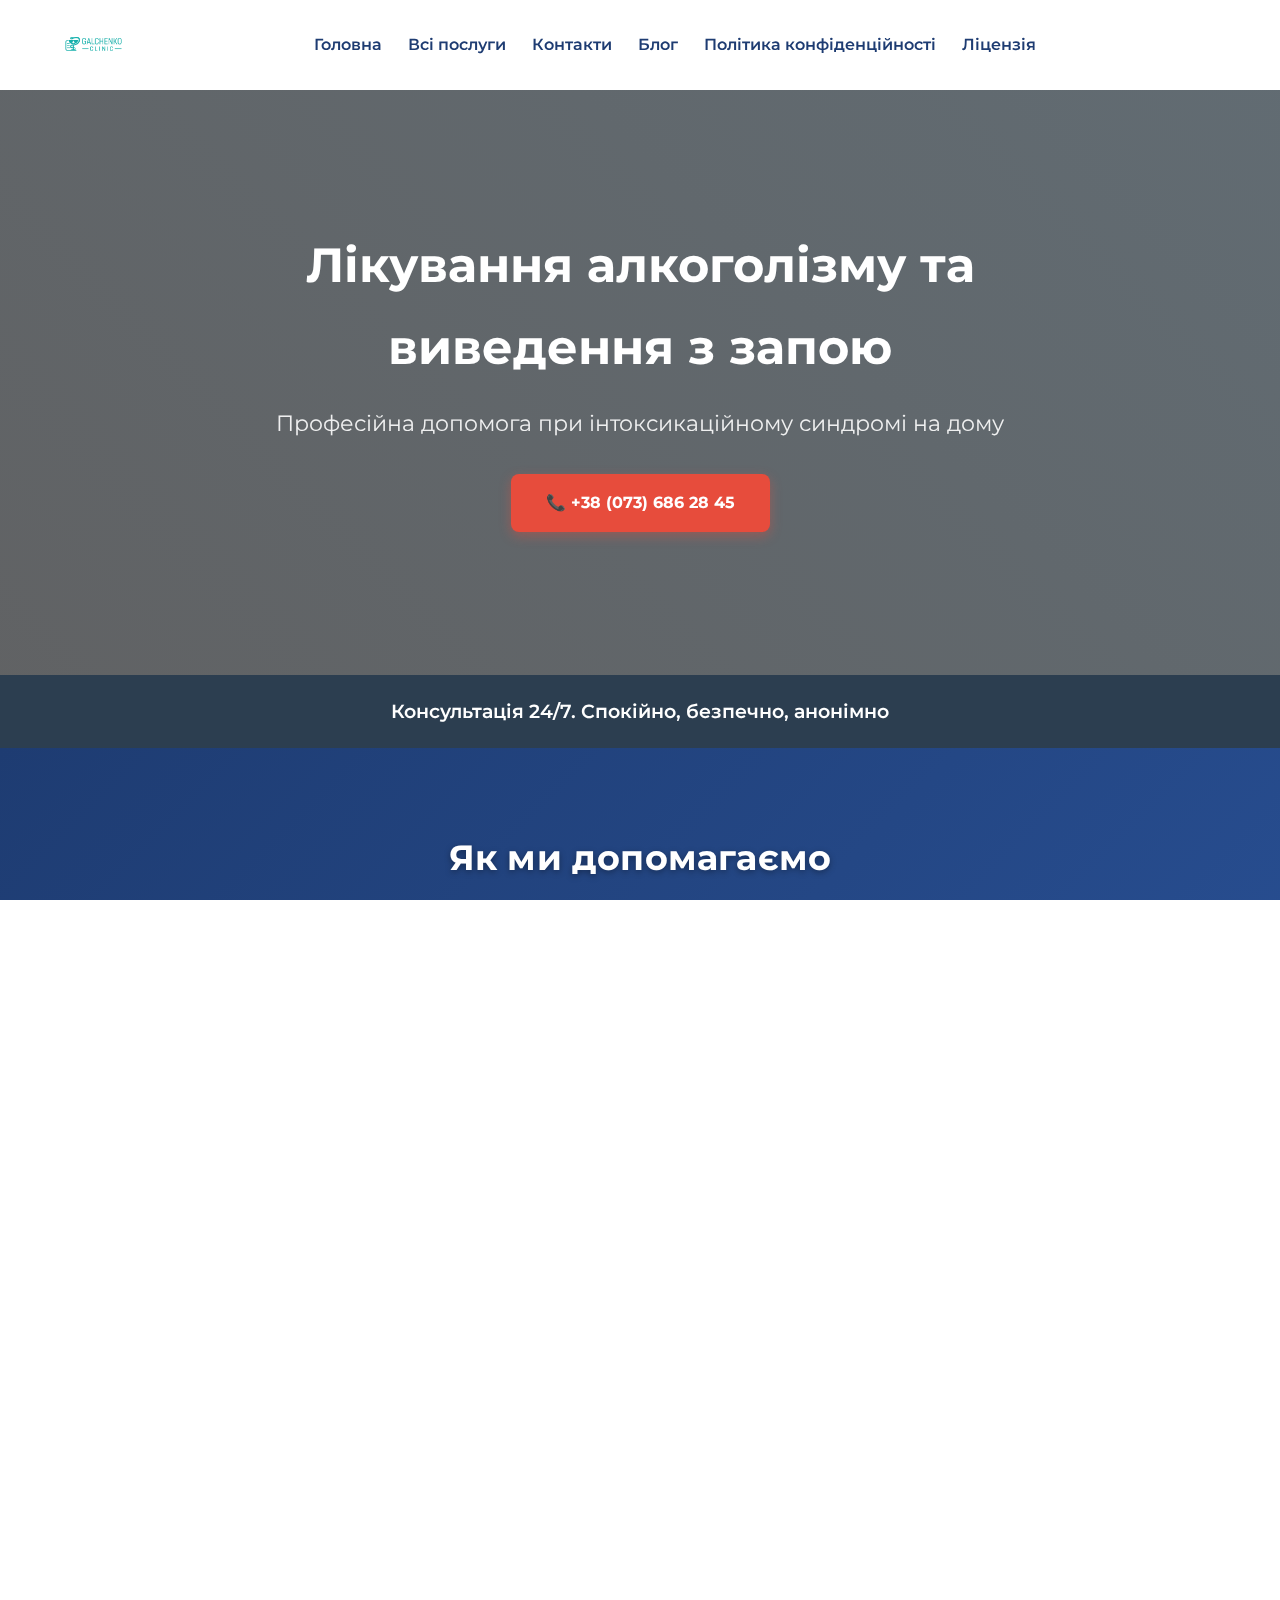
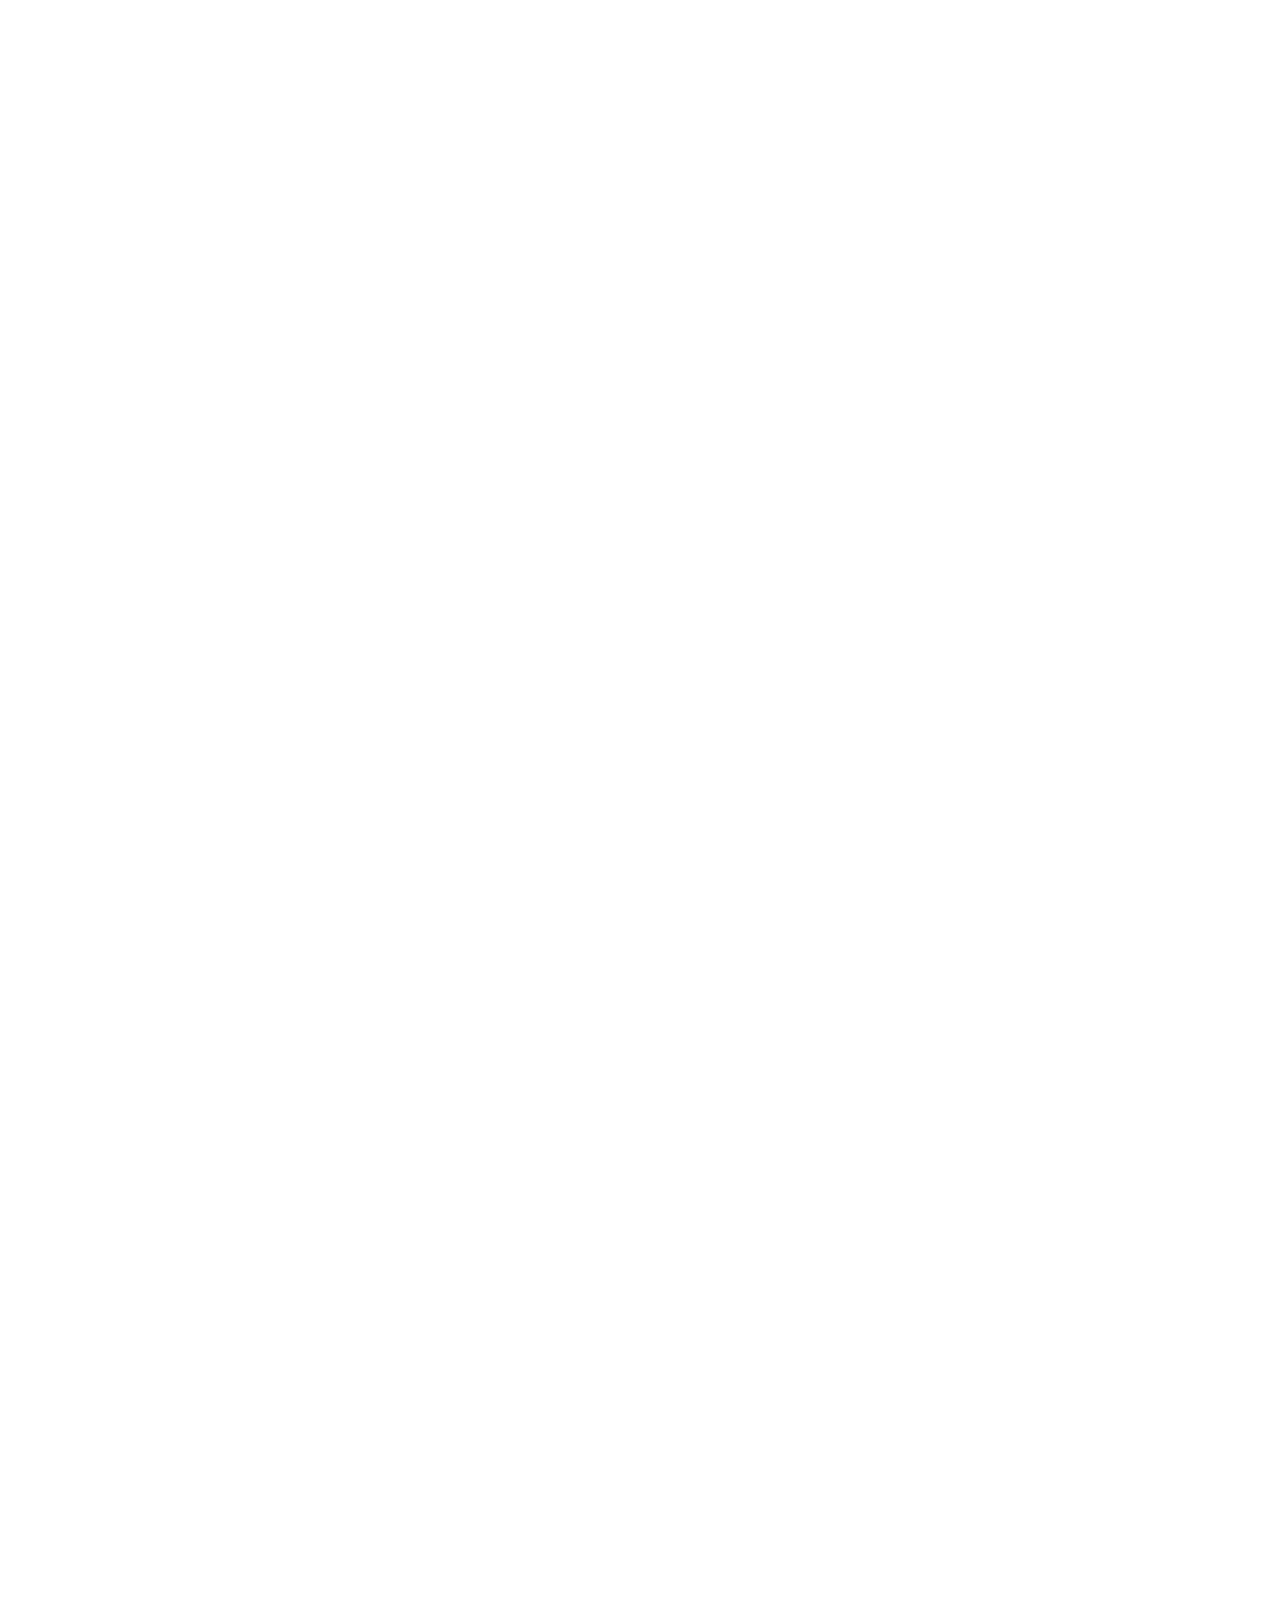
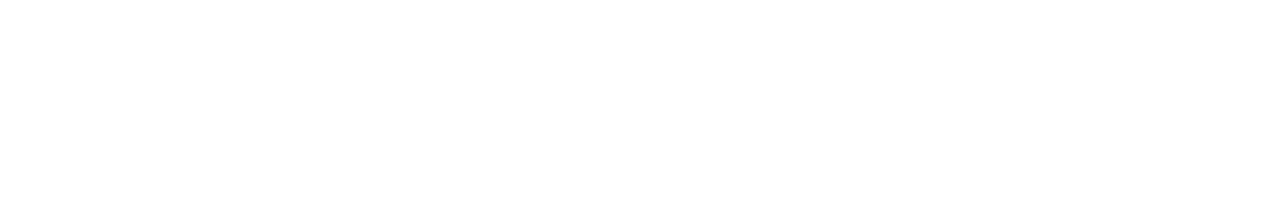
<file: index.html>
<!DOCTYPE html>
<html lang="uk">
<head>
    <meta charset="UTF-8">
    <meta name="viewport" content="width=device-width, initial-scale=1.0">
    <title>Виведення з запою - Допомога на дому</title>

    <!-- СТИЛІ: тільки відносні шляхи -->
    <link rel="stylesheet" href="css/base.css">
    <link rel="stylesheet" href="css/header.css">
    <link rel="stylesheet" href="css/footer.css">
    <link rel="stylesheet" href="css/page-home.css">

    <!-- Шрифти/іконка -->
    <link rel="preconnect" href="https://fonts.googleapis.com">
    <link rel="preconnect" href="https://fonts.gstatic.com" crossorigin>
    <link href="https://fonts.googleapis.com/css2?family=Montserrat:wght@400;600;700&display=swap" rel="stylesheet">
    <link rel="icon" type="image/png" href="images/favicon.png">
</head>
<body>

<!-- Паршіали: тільки відносні шляхи -->
<header data-include="partials/header.html"></header>

<section class="hero">
    <div class="hero-content">
        <h1>Лікування алкоголізму та виведення з запою</h1>
        <p class="subtitle">Професійна допомога при інтоксикаційному синдромі на дому</p>
        <a href="tel:+380736862845" class="btn btn-call">
            <span class="btn-label-mobile">📞 Терміновий виклик</span>
            <span class="btn-label-desktop">📞 +38 (073) 686 28 45</span>
        </a>
    </div>
</section>

<section class="tagline">
    <p>Консультація 24/7. Спокійно, безпечно, анонімно</p>
</section>

<section class="features">
    <h2 class="section-title">Як ми допомагаємо</h2>
    <div class="features-grid">
        <div class="feature-item">
            <div class="icon">💧</div>
            <h3>Виведення з запою на дому</h3>
            <p>Ефективний метод детоксикації організму для швидкого полегшення симптомів та відновлення сил.</p>
        </div>
        <div class="feature-item">
            <div class="icon">⚕️</div>
            <h3>Кваліфікований лікар</h3>
            <p>Допомогу надає досвідчений лікар-нарколог з усіма необхідними сертифікатами та обладнанням.</p>
        </div>
        <div class="feature-item">
            <div class="icon">🔒</div>
            <h3>Повна анонімність</h3>
            <p>Ми гарантуємо повну конфіденційність. Ваші дані ніколи не будуть передані третім особам.</p>
        </div>
    </div>
</section>

<section class="guarantee">
    <div class="guarantee-content">
        <p>Працюємо з усіма рівнями складності. Гарантія покращення самопочуття. Консультація 24/7.
            <button class="btn btn-pricing" data-pricing-btn>💰 Дізнатися ціни</button>
        </p>
    </div>
</section>

<section class="services-section">
    <h2 class="section-title">Основні напрямки лікування</h2>
    <div class="services-grid">
        <div class="service-card">
            <h3>Лікування алкоголізму</h3>
            <p>Комплексний підхід до подолання залежності.</p>
        </div>
        <div class="service-card">
            <h3>Кодування / Блокади</h3>
            <p>Медикаментозні методи для утримання від вживання.</p>
        </div>
        <div class="service-card">
            <h3>Лікування на дому</h3>
            <p>Зручний та анонімний формат отримання допомоги.</p>
        </div>
        <div class="service-card">
            <h3>Лікування психічних розладів</h3>
            <p>Допомога при депресії, тривожності, панічних атаках.</p>
        </div>
        <div class="service-card">
            <h3>Лікування наркоманії</h3>
            <p>Професійна детоксикація та підтримка.</p>
        </div>
        <div class="service-card">
            <h3>Лікування в умовах стаціонару</h3>
            <p>Лікування в умовах стаціонару.</p>
        </div>
    </div>
</section>

<section class="location-section">
    <h2 class="section-title">Як нас знайти</h2>
    <div class="location-container">
        <div class="map-container">
            <iframe src="https://www.google.com/maps/embed?pb=!1m18!1m12!1m3!1d2542.0908681112223!2d30.456711500000008!3d50.4207786!2m3!1f0!2f0!3f0!3m2!1i1024!2i768!4f13.1!3m3!1m2!1s0x40d4ceb43cbaf865%3A0xb14361101b66f19c!2z0YPQuy4g0KHQstGP0YLQvtGB0LvQsNCy0LAg0KXRgNCw0LHRgNC-0LPQviwgMiwg0JrQuNC10LIsIDAyMDAw!5e0!3m2!1sru!2sua!4v1753007614389!5m2!1sru!2sua"
                    width="600" height="450" style="border:0;" allowfullscreen="" loading="lazy"
                    referrerpolicy="no-referrer-when-downgrade"></iframe>
        </div>
        <div class="address-details">
            <h3>Наша адреса</h3>
            <p><strong>Юридична адреса:</strong></p>
            <p>вул. Святослава Хороброго 2,</p>
            <p>м. Київ, Україна</p>
            <p><strong>Прийом пацієнтів ведеться за попереднім записом. Будь ласка, телефонуйте для узгодження часу візиту.</strong></p>
        </div>
    </div>
</section>

<!-- Футер-паршіал -->
<footer data-include="partials/footer.html"></footer>

<!-- Підвантаження паршіалів (перед іншим JS!) -->
<script src="js/include-partials.js"></script>
</body>
</html>
</file>
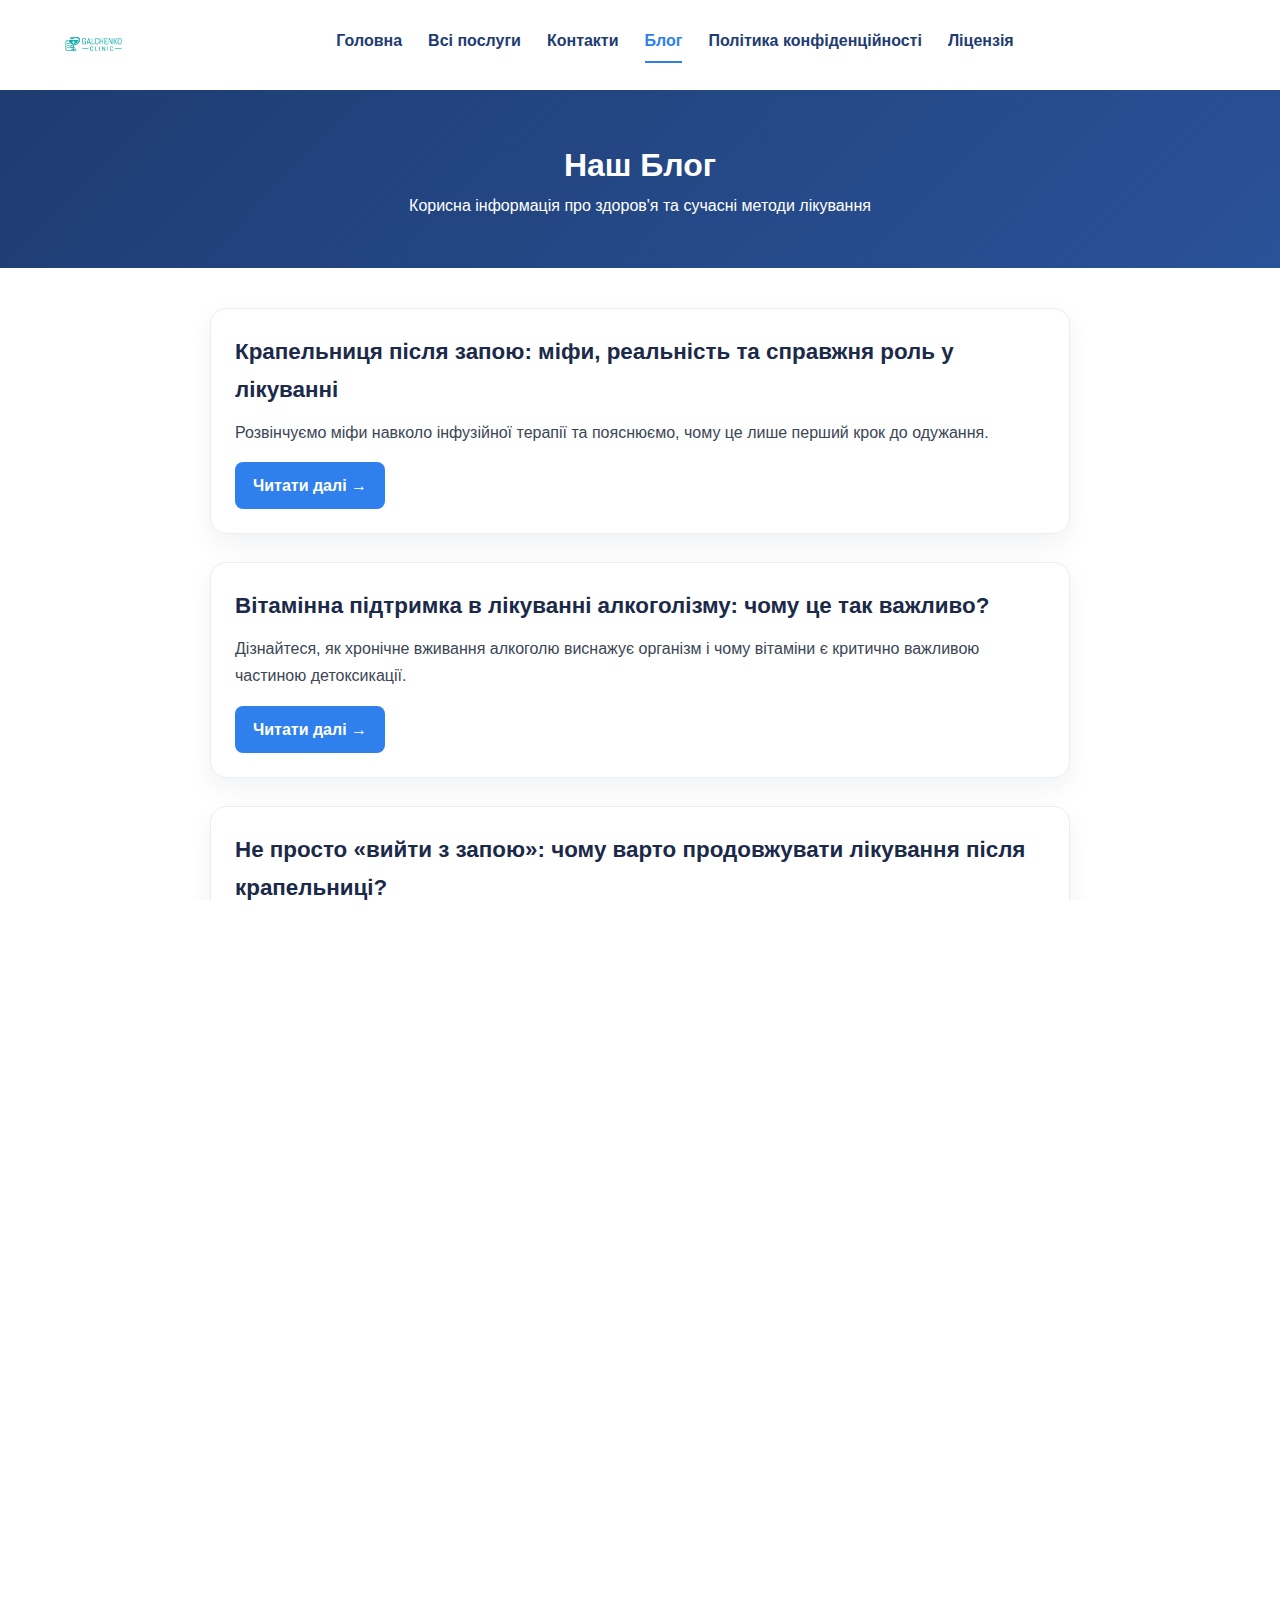
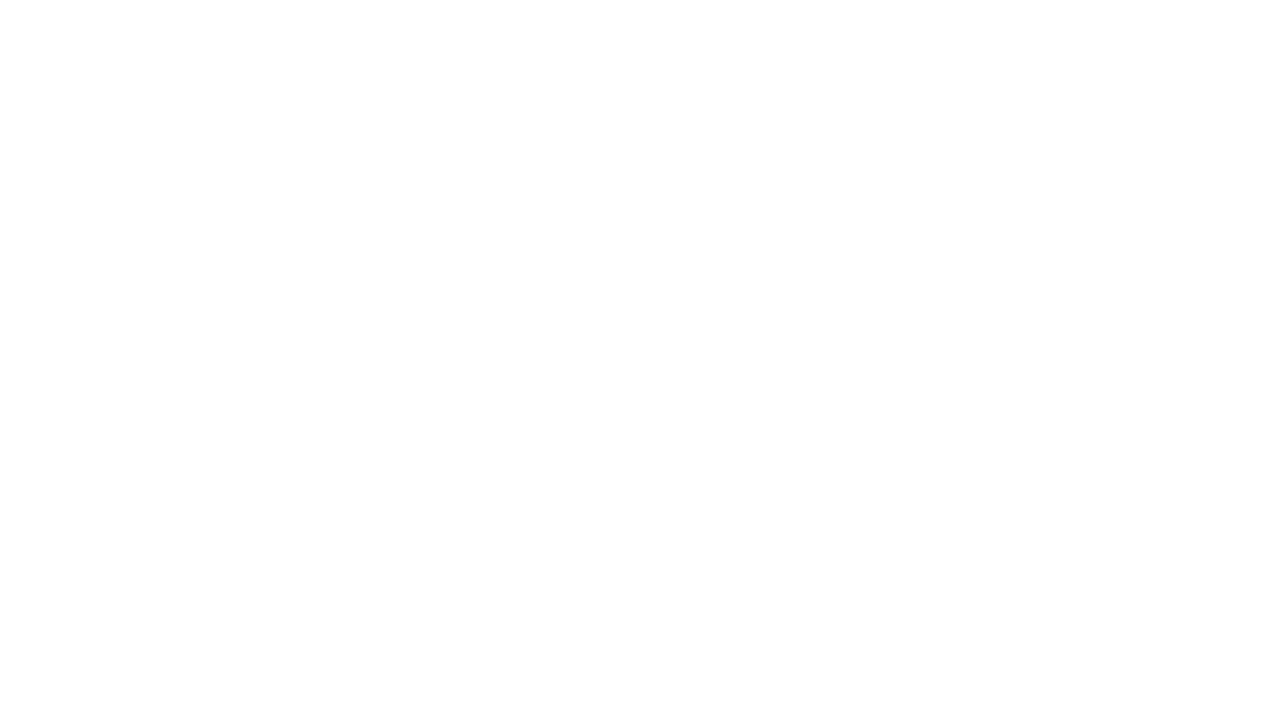
<file: blog.html>
<!DOCTYPE html>
<html lang="uk">
<head>
    <meta charset="UTF-8" />
    <meta name="viewport" content="width=device-width, initial-scale=1.0"/>
    <title>Блог — Galchenko Clinic</title>
    <meta name="description" content="Корисні статті про лікування залежностей, психічне здоров'я та сучасні методи терапії від експертів Galchenko Clinic." />
    <link rel="icon" type="image/png" href="images/favicon.png">
    <link rel="stylesheet" href="css/base.css">
    <link rel="stylesheet" href="css/header.css">
    <link rel="stylesheet" href="css/footer.css">
    <link rel="stylesheet" href="css/custom-blog.css">
</head>
<body>
<header data-include="partials/header.html"></header>

<header class="page-hero blog-hero">
    <div class="wrap">
        <h1>Наш Блог</h1>
        <p>Корисна інформація про здоров'я та сучасні методи лікування</p>
    </div>
</header>

<main class="blog-wrap">
    <div class="blog-grid">
        <article class="blog-card">
            <h2>Крапельниця після запою: міфи, реальність та справжня роль у лікуванні</h2>
            <p>Розвінчуємо міфи навколо інфузійної терапії та пояснюємо, чому це лише перший крок до одужання.</p>
            <a href="/blog/krapelnytsia-pislia-zapoiu.html" class="btn-read-more">Читати далі →</a>
        </article>
        <article class="blog-card">
            <h2>Вітамінна підтримка в лікуванні алкоголізму: чому це так важливо?</h2>
            <p>Дізнайтеся, як хронічне вживання алкоголю виснажує організм і чому вітаміни є критично важливою частиною детоксикації.</p>
            <a href="/blog/vitaminna-pidtrymka.html" class="btn-read-more">Читати далі →</a>
        </article>
        <article class="blog-card">
            <h2>Не просто «вийти з запою»: чому варто продовжувати лікування після крапельниці?</h2>
            <p>Крапельниця — це лише старт. Пояснюємо, чому для повного одужання необхідна комплексна робота з мотивацією та психологічна підтримка.</p>
            <a href="/blog/prodovzhuvaty-likuvannia-pislia-krapelnytsi.html" class="btn-read-more">Читати далі →</a>
        </article>
        <article class="blog-card">
            <h2>Кодування та підшивка: що це, як працює і кому підходить?</h2>
            <p>Розбираємося в методах медикаментозної блокади, їх перевагах, ризиках та ролі в комплексному лікуванні алкоголізму.</p>
            <a href="/blog/koduvannia-ta-pidshyvka.html" class="btn-read-more">Читати далі →</a>
        </article>
        <article class="blog-card">
            <h2>Коли потрібна госпіталізація? Кому варто розглянути стаціонарне лікування?</h2>
            <p>Аналізуємо ситуації, коли домашнього лікування недостатньо і стаціонар стає єдиним безпечним рішенням.</p>
            <a href="/blog/koly-potribna-hospitalizatsiia.html" class="btn-read-more">Читати далі →</a>
        </article>
        <article class="blog-card">
            <h2>Як розпізнати перші ознаки депресії та тривоги у себе або близьких?</h2>
            <p>Вчимося розпізнавати "червоні прапорці" психічних розладів, щоб вчасно звернутися за професійною допомогою.</p>
            <a href="/blog/oznaky-depresii-ta-tryvohy.html" class="btn-read-more">Читати далі →</a>
        </article>
    </div>
</main>

<footer data-include="partials/footer.html"></footer>
<script src="js/include-partials.js"></script>
</body>
</html>
</file>
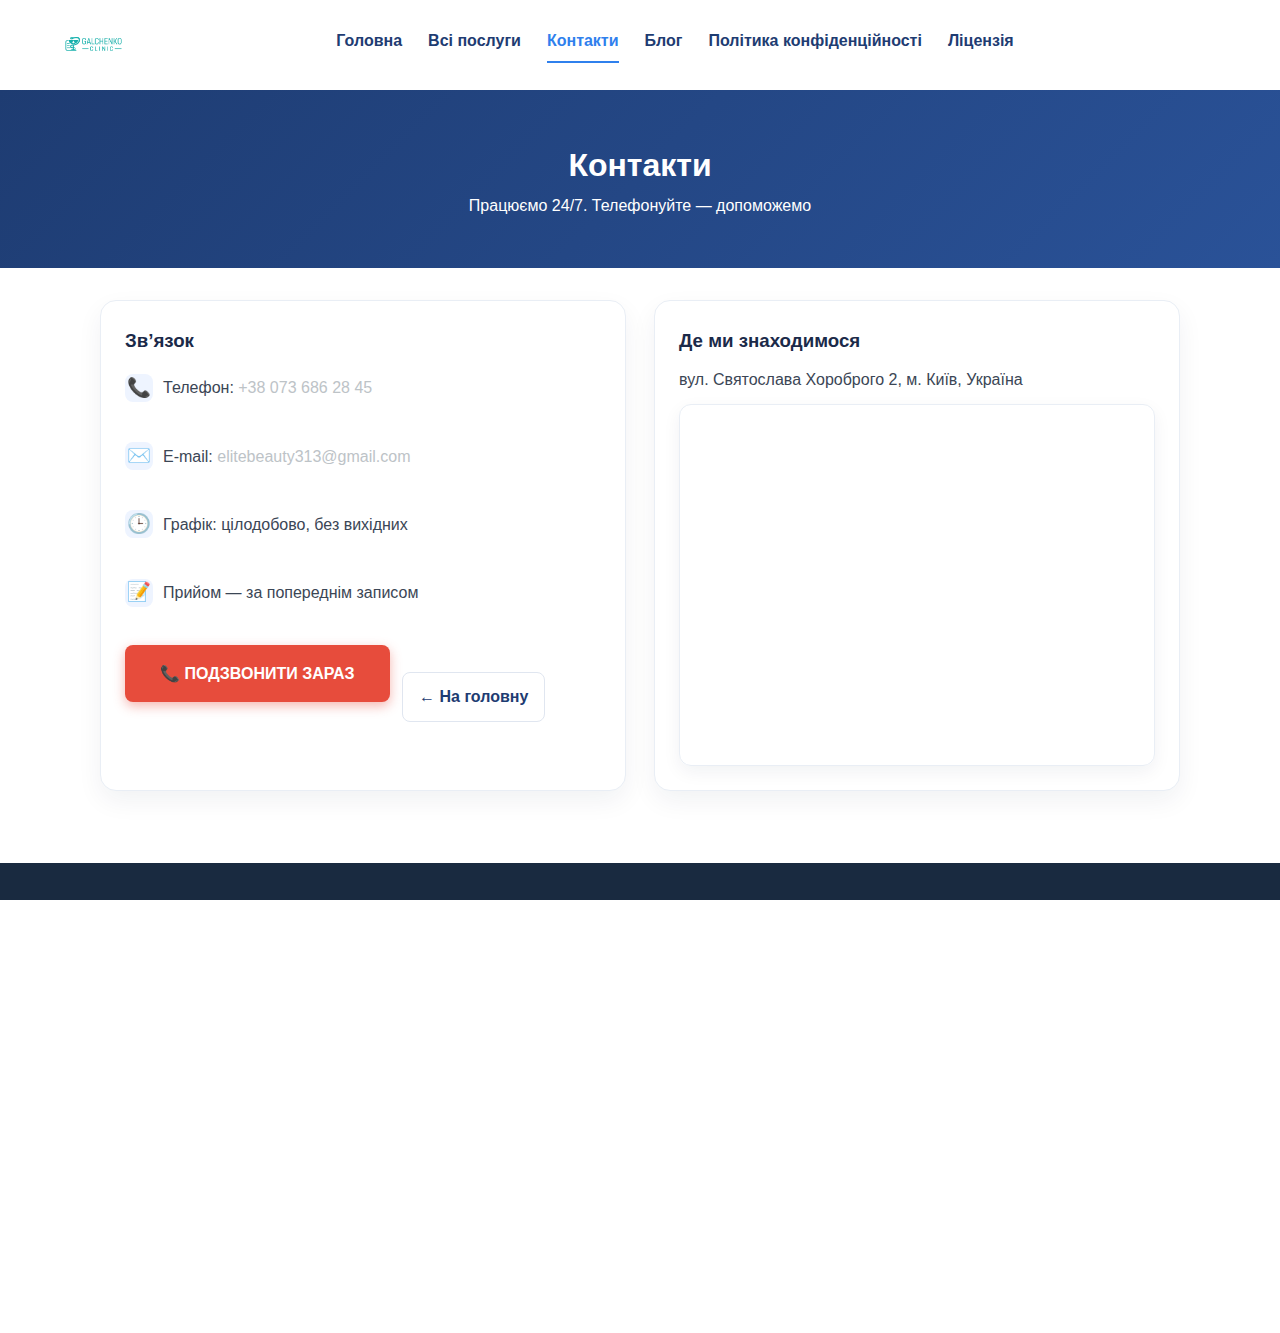
<file: contacts.html>
<!DOCTYPE html>
<html lang="uk">
<head>
    <meta charset="UTF-8">
    <meta name="viewport" content="width=device-width, initial-scale=1.0">
    <title>Контакти — Galchenko Clinic</title>

    <link rel="icon" type="image/png" href="images/favicon.png">

    <!-- базові стилі + стилі сторінки -->
    <link rel="stylesheet" href="css/base.css">
    <link rel="stylesheet" href="css/header.css">
    <link rel="stylesheet" href="css/footer.css">
    <link rel="stylesheet" href="css/page-contacts.css">
</head>
<body>

<!-- хедер-паршіал -->
<header data-include="partials/header.html"></header>

<!-- hero -->
<header class="page-hero contacts-hero">
    <div class="wrap">
        <h1>Контакти</h1>
        <p>Працюємо 24/7. Телефонуйте — допоможемо</p>
    </div>
</header>

<main class="contacts-wrap">
    <section class="card">
        <h3>Зв’язок</h3>

        <div class="contact-list">
            <div class="contact-item">
                <span class="ci">📞</span>
                <p>Телефон: <a href="tel:+380736862845">+38 073 686 28 45</a></p>
            </div>
            <div class="contact-item">
                <span class="ci">✉️</span>
                <p>E-mail: <a href="mailto:elitebeauty313@gmail.com">elitebeauty313@gmail.com</a></p>
            </div>
            <div class="contact-item">
                <span class="ci">🕒</span>
                <p>Графік: цілодобово, без вихідних</p>
            </div>
            <div class="contact-item">
                <span class="ci">📝</span>
                <p>Прийом — за попереднім записом</p>
            </div>
        </div>

        <p style="margin-top:16px;">
            <a class="btn btn-call btn-call--small" href="tel:+380736862845">📞 Подзвонити зараз</a>
            <a class="btn-ghost" href="index.html" style="margin-left:8px;">← На головну</a>
        </p>
    </section>

    <section class="card map">
        <h3>Де ми знаходимося</h3>
        <p>вул. Святослава Хороброго 2, м. Київ, Україна</p>
        <div class="map-frame">
            <iframe
                    src="https://www.google.com/maps/embed?pb=!1m18!1m12!1m3!1d2542.0908681112223!2d30.456711500000008!3d50.4207786!2m3!1f0!2f0!3f0!3m2!1i1024!2i768!4f13.1!3m3!1m2!1s0x40d4ceb43cbaf865%3A0xb14361101b66f19c!2z0YPQuy4g0KHQstGP0YLQvtGB0LvQsNCy0LAg0KXRgNCw0LHRgNC-0LPQviwgMiwg0JrQuNC10LIsIDAyMDAw!5e0!3m2!1sru!2sua!4v1753007614389!5m2!1sru!2sua"
                    loading="lazy" referrerpolicy="no-referrer-when-downgrade" allowfullscreen>
            </iframe>
        </div>
    </section>
</main>

<!-- футер-паршіал -->
<footer data-include="partials/footer.html"></footer>
<!-- Підвантаження паршіалів (перед іншим JS!) -->
<script src="js/include-partials.js"></script>
</body>
</html>
</file>
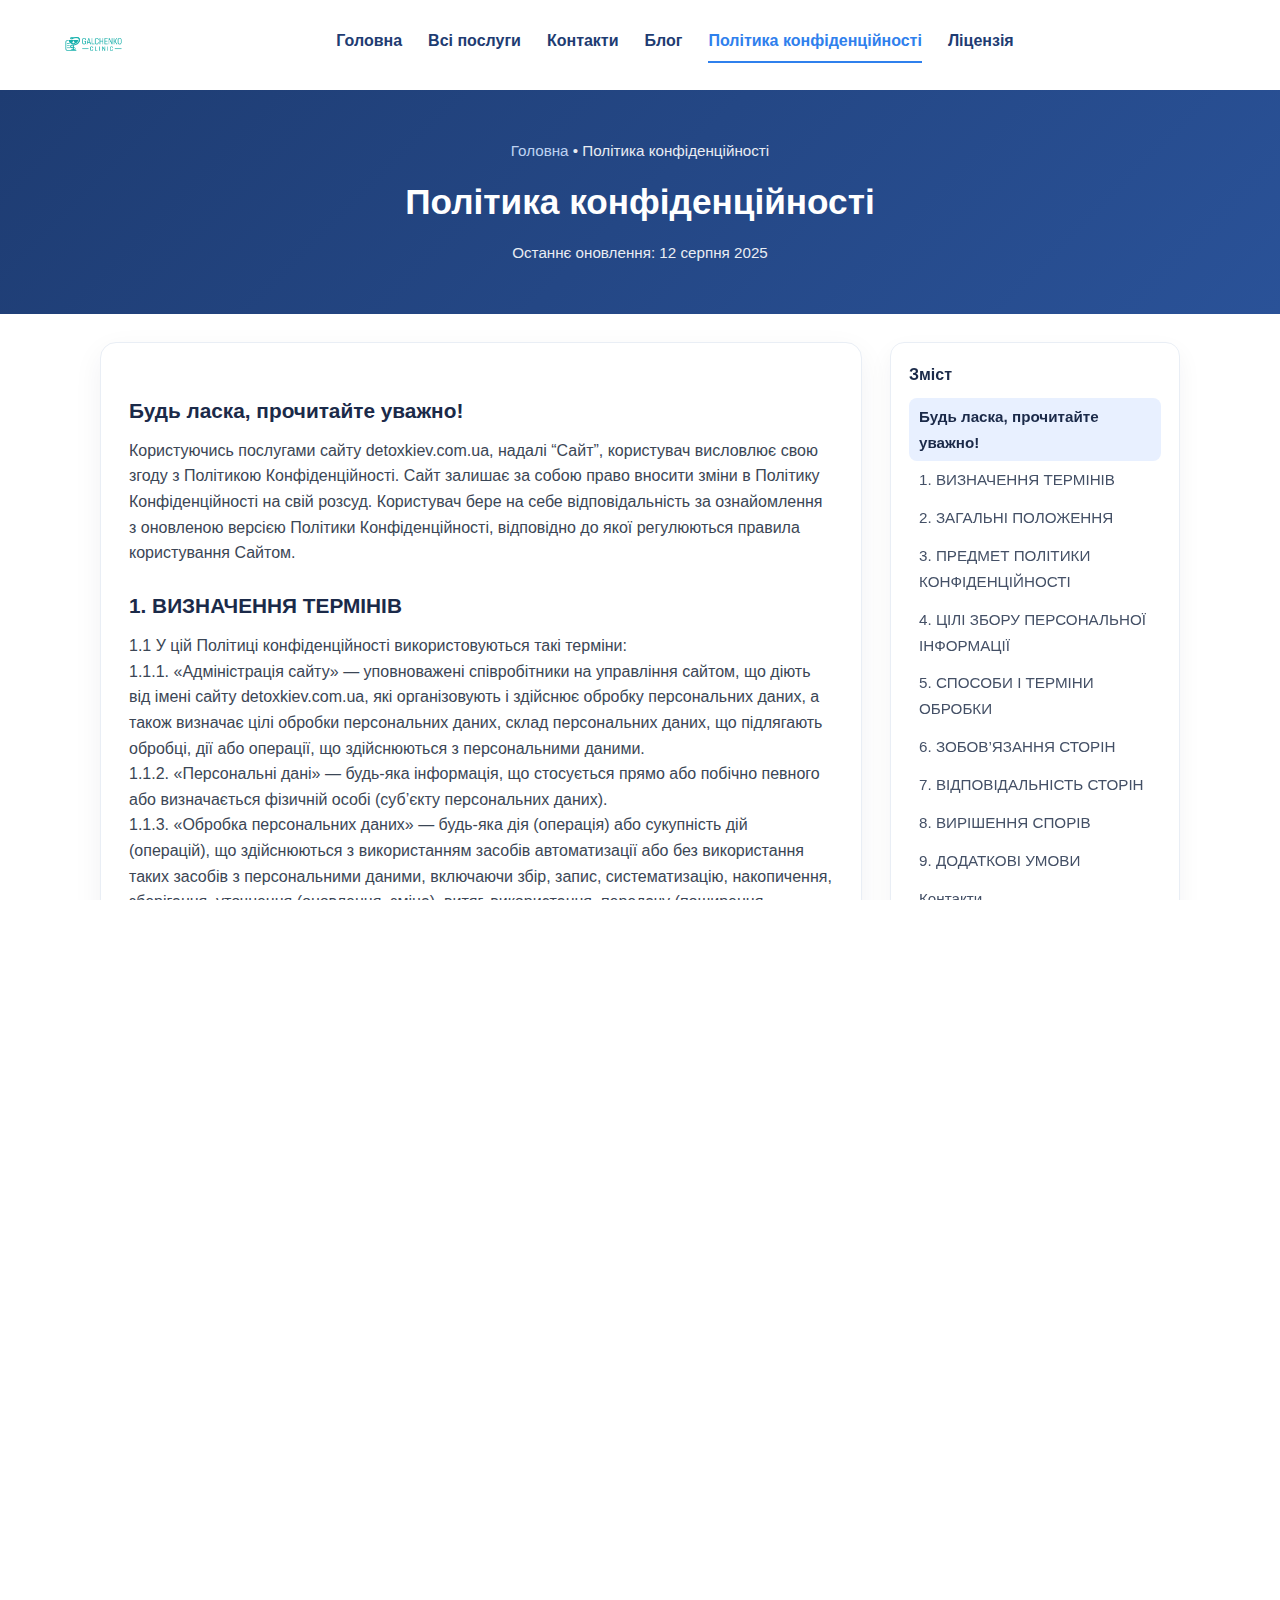
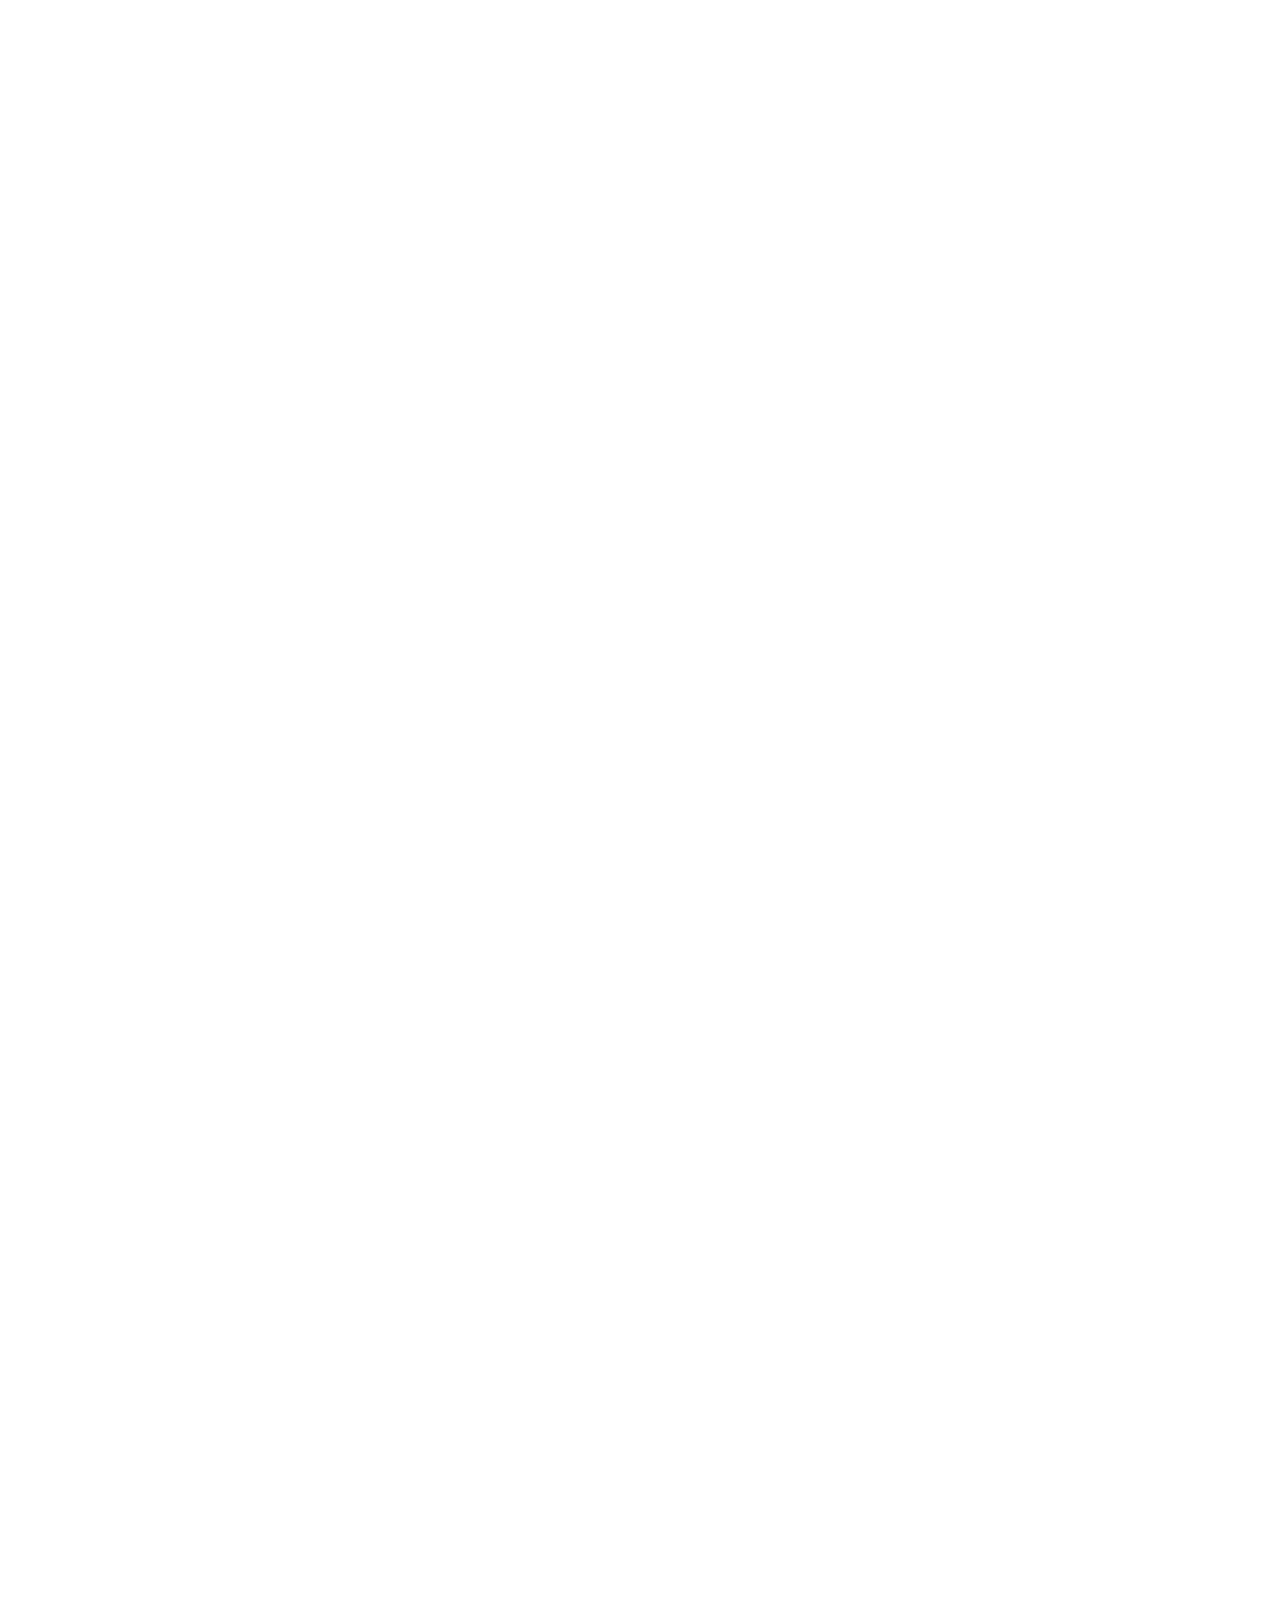
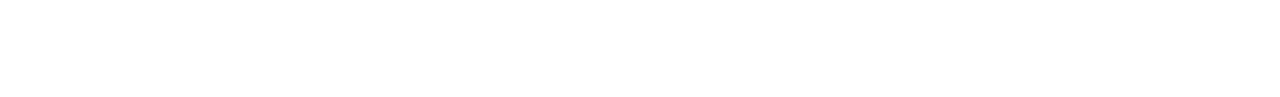
<file: privacy.html>
<!DOCTYPE html>
<html lang="uk">
<head>
    <meta charset="UTF-8" />
    <link rel="icon" type="image/png" href="images/favicon.png">
    <meta name="viewport" content="width=device-width, initial-scale=1.0"/>
    <title>Політика конфіденційності — Galchenko Clinic</title>
    <link rel="stylesheet" href="css/base.css">
    <link rel="stylesheet" href="css/header.css">
    <link rel="stylesheet" href="css/footer.css">
    <link rel="stylesheet" href="css/page-privacy.css">
    <style>
        .page-hero {
            background: linear-gradient(135deg, #1e3c72 0%, #2a5298 100%);
            color: #fff; padding: 48px 20px;
        }
        .page-hero .wrap {max-width: 1120px; margin: 0 auto;}
        .breadcrumbs {opacity:.9; font-size:.95rem; margin-bottom:8px}
        .breadcrumbs a {color:#cfe1ff; text-decoration:none}
        .breadcrumbs a:hover {text-decoration:underline}
        .page-hero h1 {font-size:2.2rem; margin:6px 0 8px; font-weight:800}
        .meta {opacity:.9; font-size:.95rem}

        .doc-wrap {
            max-width: 1120px; margin: 28px auto 56px; padding: 0 20px;
            display: grid; grid-template-columns: 1fr 290px; gap: 28px;
        }
        .doc-card {
            background:#fff; border:1px solid #e9eef5; border-radius: 16px;
            box-shadow: 0 10px 30px rgba(20,30,60,.06); padding: 28px;
        }
        .doc h2 {font-size:1.3rem; margin: 22px 0 10px; color:#1b2a49}
        .doc p, .doc li {color:#3b4655; font-size:1rem; line-height:1.6}
        .doc ul {margin: 8px 0 12px 22px}
        .doc li {margin: 6px 0}

        .toc {
            position: sticky; top: 24px;
            background:#fff; border:1px solid #e9eef5; border-radius: 14px;
            box-shadow: 0 10px 24px rgba(20,30,60,.05); padding: 18px;
            height: fit-content;
        }
        .toc h3 {margin:0 0 10px; font-size:1rem; color:#1b2a49}
        .toc nav a {
            display:block; padding:6px 10px; border-radius:8px; color:#445066; text-decoration:none;
            font-size:.95rem; transition: background .15s ease, color .15s ease;
        }
        .toc nav a:hover {background:#f2f6ff; color:#1b2a49}
        .toc nav a.active {background:#e8f0ff; color:#1b2a49; font-weight:700}

        .back-btn {
            display:inline-flex; align-items:center; gap:8px;
            margin-top: 18px; padding: 12px 18px; background:#2f80ed; color:#fff;
            border-radius:10px; text-decoration:none; font-weight:700;
            box-shadow: 0 8px 18px rgba(47,128,237,.18);
            transition: transform .15s ease, background .2s;
        }
        .back-btn:hover {transform: translateY(-1px); background:#296fd1}

        @media (max-width: 980px){
            .doc-wrap {grid-template-columns: 1fr}
            .toc {order: -1; margin-bottom: 6px}
        }
    </style>
</head>
<body>
<header data-include="partials/header.html"></header>
<header class="page-hero">
    <div class="wrap">
        <div class="breadcrumbs">
            <a href="/">Головна</a> • Політика конфіденційності
        </div>
        <h1>Політика конфіденційності</h1>
        <div class="meta">Останнє оновлення: 12 серпня 2025</div>
    </div>
</header>

<main class="doc-wrap">
    <article class="doc-card doc" id="doc">

        <section id="intro">
            <h2>Будь ласка, прочитайте уважно!</h2>
            <p>Користуючись послугами сайту detoxkiev.com.ua, надалі “Сайт”, користувач висловлює свою згоду з Політикою Конфіденційності. Сайт залишає за собою право вносити зміни в Політику Конфіденційності на свій розсуд. Користувач бере на себе відповідальність за ознайомлення з оновленою версією Політики Конфіденційності, відповідно до якої регулюються правила користування Сайтом.</p>
        </section>

        <section id="terms">
            <h2>1. ВИЗНАЧЕННЯ ТЕРМІНІВ</h2>
            <p>1.1 У цій Політиці конфіденційності використовуються такі терміни:</p>
            <p>1.1.1. «Адміністрація сайту» — уповноважені співробітники на управління сайтом, що діють від імені сайту detoxkiev.com.ua, які організовують і здійснює обробку персональних даних, а також визначає цілі обробки персональних даних, склад персональних даних, що підлягають обробці, дії або операції, що здійснюються з персональними даними.</p>
            <p>1.1.2. «Персональні дані» — будь-яка інформація, що стосується прямо або побічно певного або визначається фізичній особі (суб’єкту персональних даних).</p>
            <p>1.1.3. «Обробка персональних даних» — будь-яка дія (операція) або сукупність дій (операцій), що здійснюються з використанням засобів автоматизації або без використання таких засобів з персональними даними, включаючи збір, запис, систематизацію, накопичення, зберігання, уточнення (оновлення, зміна), витяг, використання, передачу (поширення, надання, доступ), знеособлення, блокування, видалення, знищення персональних даних.</p>
            <p>1.1.4. «Конфіденційність персональних даних» — обов’язкове для дотримання Адміністратором або іншим, отримав доступ до персональних даних особою вимога не допускати їх поширення без згоди суб’єкта персональних даних або наявності іншого законного підстави.</p>
            <p>1.1.5. «Користувач сайту detoxkiev.com.ua» — особа, яка має доступ до Сайту, за допомогою мережі Інтернет і використовує Сайт.</p>
            <p>1.1.6. «Cookies» — невеликий фрагмент даних, відправлений веб-сервером і зберігається на комп’ютері користувача, який веб-клієнт або веб-браузер кожен раз пересилає веб-серверу в HTTP-запиті при спробі відкрити сторінку відповідного сайту.</p>
            <p>1.1.7. «IP-адрес» — унікальний мережеву адресу вузла в комп’ютерній мережі, побудованої за протоколом IP.</p>
        </section>

        <section id="general">
            <h2>2. ЗАГАЛЬНІ ПОЛОЖЕННЯ</h2>
            <p>2.1. Використання Користувачем Сайту означає згоду з цією Політикою конфіденційності та умовами обробки персональних даних Користувача.</p>
            <p>2.2. У разі незгоди з умовами Політики конфіденційності Користувач повинен припинити використання Сайту.</p>
            <p>2.3. Справжня Політика конфіденційності застосовується лише до Сайту detoxkiev.com.ua. Сайт не контролює і не несе відповідальність за сайти третіх осіб, на які Користувач може перейти по посиланнях, доступним на Сайті detoxkiev.com.ua.</p>
            <p>2.4. Адміністрація Сайту не перевіряє достовірність персональних даних, що надаються Користувачем.</p>
        </section>

        <section id="subject">
            <h2>3. ПРЕДМЕТ ПОЛІТИКИ КОНФІДЕНЦІЙНОСТІ</h2>
            <p>3.1. Справжня Політика конфіденційності встановлює зобов’язання Адміністрації Сайту щодо нерозголошення та забезпечення режиму захисту конфіденційності персональних даних, які Користувач повинен за вимогою надати Адміністрації Сайту при заповненні форми зворотнього зв’язку.</p>
            <p>3.2 Персональні дані ...</p>
            <p>3.3 Сайт захищає дані ...</p>
        </section>

        <section id="purpose">
            <h2>4. ЦІЛІ ЗБОРУ ПЕРСОНАЛЬНОЇ ІНФОРМАЦІЇ</h2>
            <p>4.1 Персональні дані Користувача Адміністрація сайту може використовувати в цілях:</p>
            <p>4.1.1 Ідентифікації Користувача ...</p>
            <p>4.1.2 Налагодження зворотного зв’язку ...</p>
            <p>... і так далі до 4.1.11</p>
        </section>

        <section id="methods">
            <h2>5. СПОСОБИ І ТЕРМІНИ ОБРОБКИ</h2>
            <p>5.1 Обробка персональних даних ...</p>
            <p>5.2 Персональні дані можуть ...</p>
            <p>... до 5.5</p>
        </section>

        <section id="obligations">
            <h2>6. ЗОБОВ’ЯЗАННЯ СТОРІН</h2>
            <p>6.1 Користувач зобов’язаний ...</p>
            <p>6.2 Адміністрація сайту зобов’язана ...</p>
        </section>

        <section id="responsibility">
            <h2>7. ВІДПОВІДАЛЬНІСТЬ СТОРІН</h2>
            <p>7.1 Адміністрація сайту ...</p>
            <p>7.2 У разі втрати ...</p>
        </section>

        <section id="disputes">
            <h2>8. ВИРІШЕННЯ СПОРІВ</h2>
            <p>8.1 До звернення до суду ...</p>
            <p>8.2 Одержувач претензії ...</p>
            <p>... до 8.4</p>
        </section>

        <section id="extra">
            <h2>9. ДОДАТКОВІ УМОВИ</h2>
            <p>9.1 Адміністрація сайту має право ...</p>
            <p>9.2 Нова Політика ...</p>
            <p>9.3 Всі пропозиції або питання ...</p>
        </section>

        <section id="contacts">
            <h2>Контакти</h2>
            <p>E-mail: <a href="mailto:elitebeauty313@gmail.com">elitebeauty313@gmail.com</a></p>
        </section>

        <a href="/" class="back-btn">← Повернутися на головну</a>
    </article>

    <aside class="toc" aria-label="Зміст">
        <h3>Зміст</h3>
        <nav id="toc"></nav>
    </aside>
</main>
<footer data-include="partials/footer.html"></footer>
<script src="js/include-partials.js"></script>
<script>
    const doc = document.getElementById('doc');
    const toc = document.getElementById('toc');
    const sections = [...doc.querySelectorAll('section[id]')];
    toc.innerHTML = sections.map(s => {
        const title = s.querySelector('h2')?.textContent || s.id;
        return `<a href="#${s.id}">${title}</a>`;
    }).join('');

    toc.querySelectorAll('a').forEach(a => {
        a.addEventListener('click', e => {
            e.preventDefault();
            document.querySelector(a.getAttribute('href')).scrollIntoView({behavior: 'smooth'});
            history.replaceState(null, '', a.getAttribute('href'));
        });
    });

    const observer = new IntersectionObserver((entries) => {
        entries.forEach(entry => {
            const id = entry.target.getAttribute('id');
            const link = toc.querySelector(`a[href="#${id}"]`);
            if (entry.isIntersecting) {
                toc.querySelectorAll('a').forEach(l => l.classList.remove('active'));
                link?.classList.add('active');
            }
        });
    }, { rootMargin: '-40% 0px -55% 0px', threshold: 0.01 });

    sections.forEach(sec => observer.observe(sec));
</script>
<script>
    // reveal-анімація
    (function () {
        const targets = document.querySelectorAll('.features .feature-item, .services-grid .service-card');
        targets.forEach(el => el.classList.add('reveal'));
        const io = new IntersectionObserver((entries, obs) => {
            entries.forEach(entry => {
                if (entry.isIntersecting) {
                    entry.target.classList.add('show');
                    obs.unobserve(entry.target);
                }
            });
        }, { threshold: 0.2 });
        targets.forEach(el => io.observe(el));
    })();

    // ініціалізація бургера ПІСЛЯ підвантаження паршіалів
    function initHeaderMenu(){
        const burger = document.querySelector(".hamburger");
        const mobile = document.querySelector(".mobile-nav");
        if(!burger || !mobile) return;
        const toggle = () => {
            const open = !mobile.classList.contains("is-open");
            mobile.classList.toggle("is-open", open);
            burger.classList.toggle("is-open", open);
            document.body.style.overflow = open ? "hidden" : "";
        };
        burger.addEventListener("click", toggle);
        mobile.querySelectorAll("a").forEach(a => a.addEventListener("click", toggle));
    }
    document.addEventListener("partials:loaded", initHeaderMenu);
    document.addEventListener("DOMContentLoaded", initHeaderMenu);
</script>
</body>
</html>
</file>
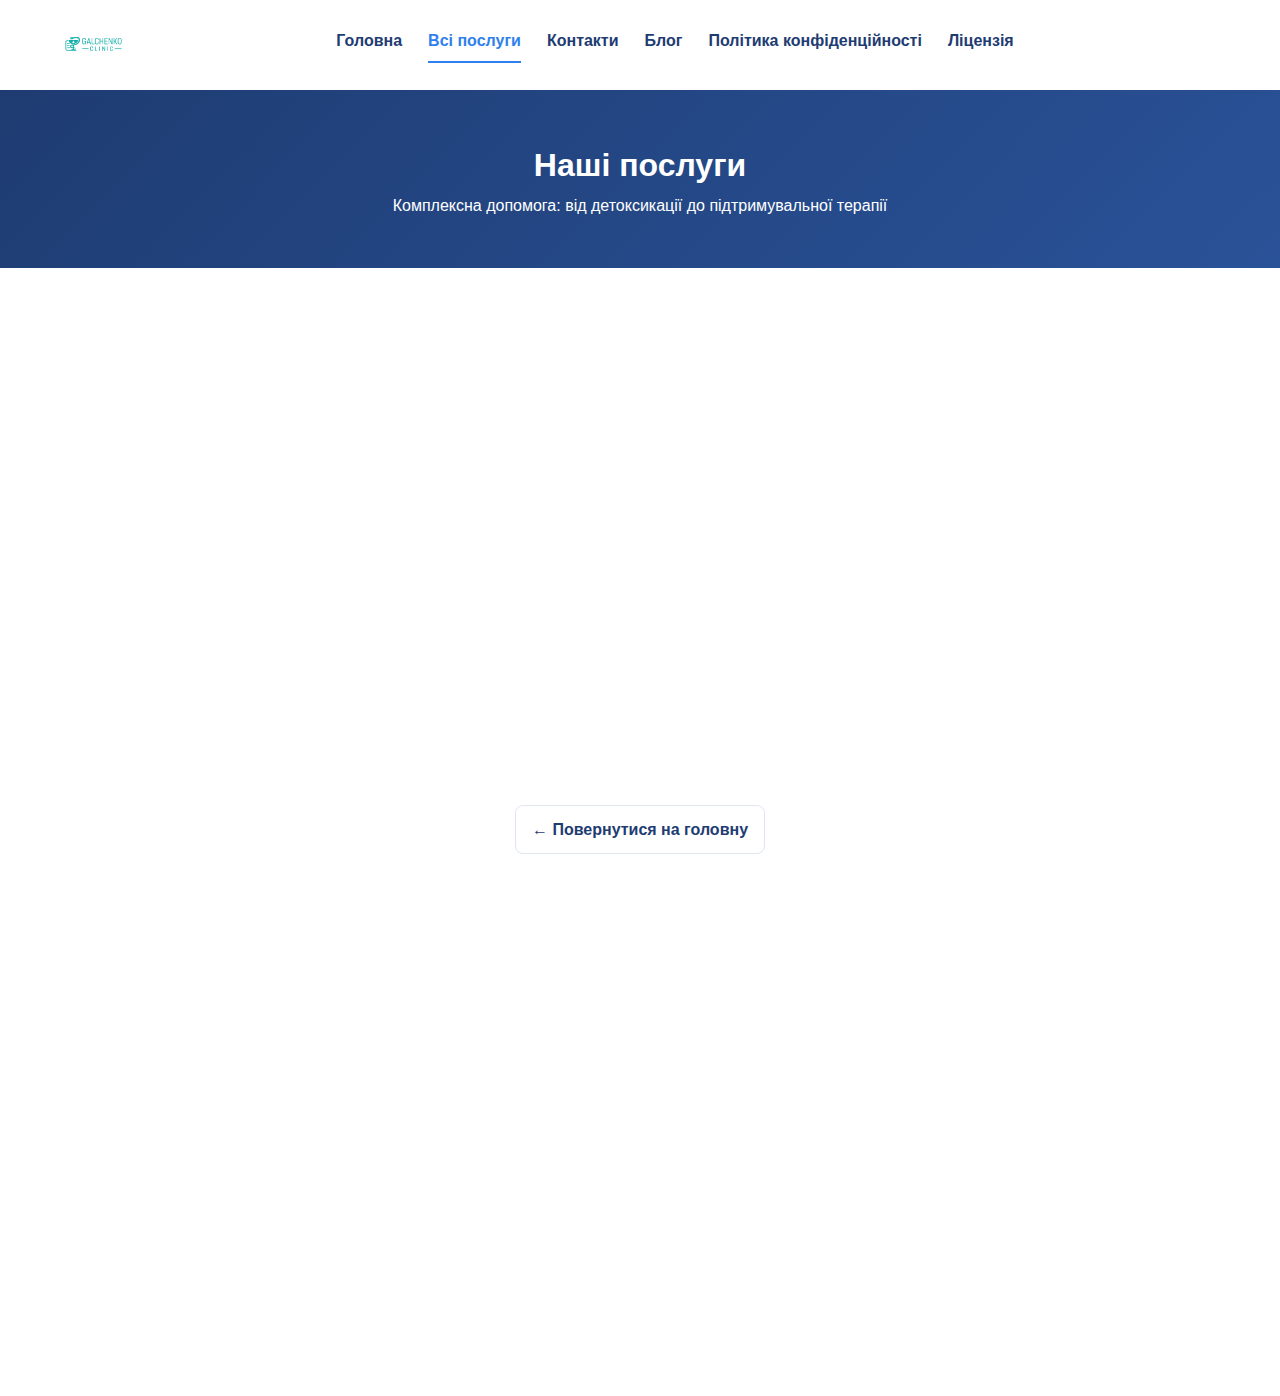
<file: services.html>
<!DOCTYPE html>
<html lang="uk">
<head>
    <meta charset="UTF-8" />
    <meta name="viewport" content="width=device-width, initial-scale=1.0"/>
    <title>Послуги — Galchenko Clinic</title>
    <meta name="description" content="Комплексні послуги: виведення з запою на дому, кодування, лікування залежностей, психіатрична допомога, стаціонар." />

    <link rel="icon" type="image/png" href="images/favicon.png">

    <!-- базові стилі + стилі сторінки (УВАГА: відносні шляхи) -->
    <link rel="stylesheet" href="css/base.css">
    <link rel="stylesheet" href="css/header.css">
    <link rel="stylesheet" href="css/footer.css">
    <link rel="stylesheet" href="css/page-services.css">
</head>
<body>

<!-- Хедер як паршіал -->
<header data-include="partials/header.html"></header>

<!-- Hero -->
<header class="page-hero services-hero">
    <div class="wrap">
        <h1>Наші послуги</h1>
        <p>Комплексна допомога: від детоксикації до підтримувальної терапії</p>
    </div>
</header>

<main class="services-wrap">
    <div class="svc-grid">
        <article class="svc-card reveal">
            <span class="svc-badge">Дім</span>
            <h3>Виведення з запою на дому</h3>
            <p>Безпечна інфузійна терапія з корекцією електролітів, вітамінною підтримкою та контролем тиску.</p>
        </article>

        <article class="svc-card reveal">
            <span class="svc-badge">Підтримка</span>
            <h3>Кодування / Блокади</h3>
            <p>Підбір сучасних медикаментозних методів утримання від алкоголю з урахуванням супутніх станів.</p>
        </article>

        <article class="svc-card reveal">
            <span class="svc-badge">Програма</span>
            <h3>Лікування алкоголізму</h3>
            <p>Індивідуальні схеми, детоксикація, підтримка психоемоційного стану, робота з мотивацією.</p>
        </article>

        <article class="svc-card reveal">
            <span class="svc-badge">Детокс</span>
            <h3>Лікування наркозалежності</h3>
            <p>Детоксикація, купірування абстиненції, рекомендації щодо подальшої реабілітації.</p>
        </article>

        <article class="svc-card reveal">
            <span class="svc-badge">Психіатрія</span>
            <h3>Лікування психічних розладів</h3>
            <p>Панічні атаки, тривога, депресія — підбір терапії, стабілізація стану, супровід.</p>
        </article>

        <article class="svc-card reveal">
            <span class="svc-badge">Стаціонар</span>
            <h3>Стаціонарне лікування</h3>
            <p>Організація госпіталізації у партнерському стаціонарі при необхідності інтенсивного спостереження.</p>
        </article>
    </div>

    <p class="services-note">
        <a class="btn-ghost" href="index.html">← Повернутися на головну</a>
    </p>
</main>

<!-- Футер як паршіал -->
<footer data-include="partials/footer.html"></footer>

<!-- Підвантаження паршіалів -->
<script src="js/include-partials.js"></script>
</body>
</html>
</file>
<file: css/base.css>
:root{
    --brand:#2f80ed; --brand-dark:#296fd1;
    --accent:#3498db; --accent-dark:#2980b9;
    --danger:#e74c3c; --danger-dark:#c0392b;

    --text:#333; --text-muted:#555; --heading:#2c3e50;
    --bg:#fff; --card:#fff; --card-border:#e9eef5;

    --footer-bg:#192a40;
    --radius-sm:8px; --radius-md:12px; --radius-lg:16px;
}

*{box-sizing:border-box}
html,body{height:100%}
body{margin:0;font-family:'Montserrat',sans-serif;line-height:1.7;color:var(--text);background:var(--bg)}
h1,h2,h3,h4,p,ul{margin:0;padding:0}
ul{list-style:none}
a{color:inherit;text-decoration:none}

.section-title{
    text-align:center;font-weight:700;font-size:2.2rem;color:var(--heading);letter-spacing:.2px;margin-bottom:50px;
    position: relative;
    animation: titleGlow 3s ease-in-out infinite alternate;
}

@keyframes titleGlow {
    0% { text-shadow: 0 0 5px rgba(46, 62, 80, 0.3); }
    100% { text-shadow: 0 0 15px rgba(46, 62, 80, 0.6); }
}

/* кнопки */
.btn{display:inline-block;padding:15px 35px;font-weight:700;text-transform:uppercase;font-size:1rem;color:#fff;background:var(--accent);border:0;border-radius:var(--radius-sm);transition:all 0.3s ease;position: relative;overflow: hidden}
.btn::before{content:'';position:absolute;top:0;left:-100%;width:100%;height:100%;background:linear-gradient(90deg,transparent,rgba(255,255,255,0.2),transparent);transition:left 0.5s}
.btn:hover::before{left:100%}
.btn:hover{background:var(--accent-dark);transform:translateY(-3px);box-shadow:0 10px 25px rgba(52, 152, 219, 0.4)}
.btn-call{background:var(--danger);color:#fff !important;box-shadow:0 4px 12px rgba(231,76,60,.4);animation: pulse 2s infinite}
@keyframes pulse{0%{box-shadow:0 4px 12px rgba(231,76,60,.4)}50%{box-shadow:0 6px 20px rgba(231,76,60,.6)}100%{box-shadow:0 4px 12px rgba(231,76,60,.4)}}
.btn-call:hover{background:var(--danger-dark);transform:translateY(-3px);box-shadow:0 10px 25px rgba(231, 76, 60, 0.5)}

/* технічне */
html,body{max-width:100%;overflow-x:hidden}

.btn-label-desktop { display:none; }
.btn-label-mobile { display:inline; }

@media(min-width:1025px){
    .btn-label-desktop { display:inline; }
    .btn-label-mobile { display:none; }
}

/* Анімації */
.fade-in {
    opacity: 0;
    transform: translateY(30px);
    animation: fadeInUp 0.8s ease forwards;
}

@keyframes fadeInUp {
    to {
        opacity: 1;
        transform: translateY(0);
    }
}

.card-hover {
    transition: all 0.4s cubic-bezier(0.4, 0, 0.2, 1);
}

.card-hover:hover {
    transform: translateY(-8px) scale(1.02);
    box-shadow: 0 15px 35px rgba(0,0,0,0.15);
}

.floating {
    animation: float 6s ease-in-out infinite;
}

@keyframes float {
    0%, 100% { transform: translateY(0px); }
    50% { transform: translateY(-15px); }
}

.scale-in {
    transform: scale(0.9);
    opacity: 0;
    animation: scaleIn 0.6s ease forwards;
}

@keyframes scaleIn {
    to {
        transform: scale(1);
        opacity: 1;
    }
}

.bounce-in {
    animation: bounceIn 0.8s ease forwards;
}

@keyframes bounceIn {
    0% {
        opacity: 0;
        transform: scale(0.3);
    }
    50% {
        opacity: 1;
        transform: scale(1.05);
    }
    70% {
        transform: scale(0.9);
    }
    100% {
        opacity: 1;
        transform: scale(1);
    }
}
</file>
<file: css/header.css>
.header__logo img{height:70px;width:auto;display:block} /* збільшене лого */

.header__nav{display:flex;justify-content:center;gap:26px}
.header__nav a{font-weight:600;padding:8px 0;color:#1e3c72;transition:color .2s}
.header__nav a:hover{color:var(--brand)}
.header__nav a.is-active{color:var(--brand)}
.header__nav a.is-active::after{content:"";display:block;height:2px;background:var(--brand);margin-top:6px}

.header__cta{display:flex;align-items:center;gap:12px;justify-self:end}

/* Десктоп-меню */
.header__nav{ display:flex; justify-content:center; gap:26px }
.header__nav a{ font-weight:600; padding:8px 0; color:#1e3c72; transition:color .2s }

/* Щоб не було горизонтального скролу */
html, body { overflow-x: hidden; }

/* Оверлей меню */
.mobile-nav{
    position:fixed; inset:0;
    width:100vw; height:100vh;
    background:rgba(25,42,64,.96);
    color:#fff;
    transform:translateX(100%);
    transition:transform .28s ease;
    z-index:1100;
}
.mobile-nav.is-open{ transform:translateX(0) }

.mobile-nav__content{
    max-width:520px; margin:80px auto 0; padding:0 24px;
    display:flex; flex-direction:column; gap:18px;
}
.mobile-nav__content a{
    color:#fff; font-weight:700; font-size:1.05rem; text-decoration:none;
}
.mobile-nav__content a:hover{ color:var(--brand) }

/* Кнопка закриття в оверлеї (ікс) */
.mobile-close{
    position:absolute; top:14px; right:14px;
    width:40px; height:40px;
    background:transparent; border:none; cursor:pointer;
    color:#fff;
}
.mobile-close span{
    position:absolute; left:9px; right:9px; top:19px; height:2px; background:#fff;
}
.mobile-close span:first-child{ transform:rotate(45deg) }
.mobile-close span:last-child{ transform:rotate(-45deg) }

/* Бургер праворуч */
.header__inner{
    max-width:1200px; margin:0 auto;
    display:grid; grid-template-columns:auto 1fr auto;
    align-items:center; gap:16px; padding:10px 20px;
}
.hamburger{
    color: #1e3c72;
    display:none; width:40px; height:40px; border:none; background:transparent; cursor:pointer; position:relative;
    justify-self:end; margin-left:auto;
}
.hamburger span{
    position:absolute; left:8px; right:8px; height:2px; background:currentColor;
    transition:transform .25s ease, opacity .2s;
}
.hamburger span:nth-child(1){ top:12px }
.hamburger span:nth-child(2){ top:19px }
.hamburger span:nth-child(3){ top:26px }
.header--transparent .hamburger{
    color:#fff }
.header--solid .hamburger{
    color:#1e3c72 }

/* Опційно: тримаємо хедер поверх усього (щоб бургер був клікабельний, якщо треба) */
.site-header{ z-index:1201; }

/* Pricing Button */
.btn-pricing {
    background: var(--brand);
    color: #fff;
    border: none;
    border-radius: 8px;
    padding: 8px 16px;
    font-weight: 600;
    font-size: 0.9rem;
    cursor: pointer;
    transition: background-color 0.3s, transform 0.2s;
}

.btn-pricing:hover {
    background: var(--brand-dark);
    transform: translateY(-1px);
}

.header--transparent .btn-pricing {
    background: rgba(255, 255, 255, 0.2);
    backdrop-filter: blur(10px);
    border: 1px solid rgba(255, 255, 255, 0.3);
}

.header--transparent .btn-pricing:hover {
    background: rgba(255, 255, 255, 0.3);
}

/* Pricing Modal */
.pricing-modal {
    position: fixed;
    inset: 0;
    background: rgba(0, 0, 0, 0.8);
    display: none;
    align-items: center;
    justify-content: center;
    z-index: 2000;
    padding: 20px;
}

.pricing-modal.is-open {
    display: flex;
}

.pricing-modal__content {
    background: #fff;
    border-radius: 16px;
    padding: 32px;
    max-width: 500px;
    width: 100%;
    max-height: 80vh;
    overflow-y: auto;
    position: relative;
    box-shadow: 0 20px 60px rgba(0, 0, 0, 0.3);
}

.pricing-modal__close {
    position: absolute;
    top: 16px;
    right: 16px;
    width: 32px;
    height: 32px;
    border: none;
    background: #f5f5f5;
    border-radius: 50%;
    cursor: pointer;
    display: flex;
    align-items: center;
    justify-content: center;
    font-size: 18px;
    color: #666;
    transition: background-color 0.2s;
}

.pricing-modal__close:hover {
    background: #e0e0e0;
}

.pricing-modal h2 {
    margin: 0 0 24px 0;
    color: #1e3c72;
    font-size: 1.8rem;
    text-align: center;
}

.pricing-list {
    display: flex;
    flex-direction: column;
    gap: 16px;
    margin-bottom: 24px;
}

.pricing-item {
    background: #f8f9fa;
    border: 1px solid #e9ecef;
    border-radius: 12px;
    padding: 20px;
    transition: transform 0.2s, box-shadow 0.2s;
}

.pricing-item:hover {
    transform: translateY(-2px);
    box-shadow: 0 8px 20px rgba(0, 0, 0, 0.1);
}

.pricing-item h3 {
    margin: 0 0 8px 0;
    color: #1e3c72;
    font-size: 1.1rem;
    font-weight: 600;
}

.pricing-item .price-desc {
    margin: 0 0 8px 0;
    color: #666;
    font-size: 0.9rem;
    font-style: italic;
}

.pricing-item .price {
    display: block;
    color: var(--danger);
    font-size: 1.2rem;
    font-weight: 700;
}

.pricing-note {
    text-align: center;
    color: #666;
    font-size: 0.9rem;
    margin: 0 0 20px 0;
}

/* Mobile adjustments */
@media (max-width: 600px) {
    .pricing-modal__content {
        padding: 24px;
        margin: 10px;
    }
    
    .pricing-modal h2 {
        font-size: 1.5rem;
    }
    
    .pricing-item {
        padding: 16px;
    }
}

/* Navigation pricing button */
.header__nav button {
    background: none;
    border: none;
    font-weight: 600;
    padding: 8px 0;
    color: #1e3c72;
    transition: color .2s;
    cursor: pointer;
    font-family: inherit;
    font-size: inherit;
}

.header__nav button:hover {
    color: var(--brand);
}

.mobile-nav button {
    background: none;
    border: none;
    color: #fff;
    font-weight: 700;
    font-size: 1.05rem;
    text-decoration: none;
    cursor: pointer;
    font-family: inherit;
    padding: 0;
    text-align: left;
}

.mobile-nav button:hover {
    color: var(--brand);
}

/* Забезпечуємо відображення бургера на мобільних */
@media (max-width:900px){
    .header__nav{ display:none }   /* ховаємо десктоп-меню */
    .header__cta .hamburger{
        color: #1e3c72;
        display:inline-block !important;
    }
}

/* Стилі для відкритого стану бургер-меню */
.hamburger.is-open span:nth-child(1) {
    transform: rotate(45deg) translate(5px, 5px);
}

.hamburger.is-open span:nth-child(2) {
    opacity: 0;
}

.hamburger.is-open span:nth-child(3) {
    transform: rotate(-45deg) translate(7px, -6px);
}

/* Білий хрестик для відкритого бургер-меню */
.hamburger.is-open {
    color: #fff !important;
}

/* Стилі для кнопки закриття в мобільному меню */
.mobile-close {
    position: absolute;
    top: 20px;
    right: 20px;
    width: 40px;
    height: 40px;
    background: transparent;
    border: none;
    cursor: pointer;
    z-index: 10;
}

.mobile-close span {
    position: absolute;
    left: 8px;
    right: 8px;
    top: 19px;
    height: 2px;
    background: #fff;
    transition: transform 0.3s ease;
}

.mobile-close span:first-child {
    transform: rotate(45deg);
}

.mobile-close span:last-child {
    transform: rotate(-45deg);
}
</file>
<file: css/footer.css>
.site-footer{background:var(--footer-bg);color:#bdc3c7;padding:60px 20px 0}
.footer-container{max-width:1200px;margin:0 auto;display:grid;grid-template-columns:repeat(4,1fr);gap:40px}
.footer-logo{font-size:1.5rem;font-weight:700;color:#fff;margin-bottom:15px}
.footer-links h4,.footer-contacts h4{color:#fff;font-size:1.1rem;margin-bottom:20px;padding-bottom:10px;border-bottom:2px solid var(--accent);display:inline-block}
.footer-links li{margin-bottom:12px}
.footer-links a{color:#bdc3c7;transition:color .3s,padding-left .3s}
.footer-links a:hover{color:#fff;padding-left:5px}
.contact-item{display:flex;align-items:flex-start;gap:15px;margin-bottom:15px}
.contact-item span{font-size:1.2rem;color:var(--accent)}
.contact-item p a{color:#bdc3c7;transition:color .3s}
.contact-item p a:hover{color:#fff}
.social-icons{margin-top:20px;display:flex;gap:15px}
.social-icons a{color:#fff;background:#2c3e50;width:40px;height:40px;display:flex;justify-content:center;align-items:center;border-radius:50%;transition:background .3s}
.social-icons a:hover{background:var(--accent)}
.footer-bottom{text-align:center;padding:20px;margin-top:40px;border-top:1px solid #2c3e50;font-size:.9rem}

@media (max-width:992px){ .footer-container{grid-template-columns:1fr 1fr} }
@media (max-width:768px){ .footer-container{grid-template-columns:1fr} }
</file>
<file: css/page-home.css>
/* hero */
.hero{
    height:65vh;padding:0 20px;color:#fff;text-align:center;
    display:flex;justify-content:center;align-items:center;
    background-image:linear-gradient(rgba(0,0,0,.6),rgba(0,0,0,.6)),
    url('https://images.unsplash.com/photo-1576091160399-112ba8d25d1d?auto=format&fit=crop&q=80&w=2070');
    background-position:center;background-size:cover;background-repeat:no-repeat;
    position: relative;
    overflow: hidden;
}
.hero::before {
    content: '';
    position: absolute;
    top: 0;
    left: 0;
    right: 0;
    bottom: 0;
    background: linear-gradient(45deg, rgba(46, 62, 80, 0.1) 0%, rgba(52, 152, 219, 0.1) 100%);
    animation: heroShimmer 8s ease-in-out infinite;
}
@keyframes heroShimmer {
    0%, 100% { opacity: 0.3; }
    50% { opacity: 0.6; }
}
.hero-content{max-width:900px;position: relative;z-index: 2}
.hero h1{font-size:3rem;font-weight:700;margin-bottom:1rem;animation: heroTitle 1s ease-out}
@keyframes heroTitle {
    0% { opacity: 0; transform: translateY(50px); }
    100% { opacity: 1; transform: translateY(0); }
}
.hero .subtitle{font-size:1.4rem;margin-bottom:2rem;color:rgba(255,255,255,.9);animation: heroSubtitle 1s ease-out 0.3s both}
@keyframes heroSubtitle {
    0% { opacity: 0; transform: translateX(-30px); }
    100% { opacity: 1; transform: translateX(0); }
}
.tagline{background:#2c3e50;color:#fff;text-align:center;padding:20px;font-size:1.2rem;font-weight:600;position: relative;overflow: hidden}
.tagline::before {
    content: '';
    position: absolute;
    top: 0;
    left: -100%;
    width: 100%;
    height: 100%;
    background: linear-gradient(90deg, transparent, rgba(255,255,255,0.1), transparent);
    animation: shimmer 3s infinite;
}
@keyframes shimmer {
    0% { left: -100%; }
    100% { left: 100%; }
}

/* features */
.features{position:relative;padding:80px 20px;overflow:hidden}
.features::before{content:"";position:absolute;inset:0;z-index:-1;background:linear-gradient(135deg,#1e3c72 0%,#2a5298 100%)}
.features .section-title{color:#fff;text-shadow:0 2px 6px rgba(0,0,0,.35);margin-bottom:60px;animation: titleFloat 4s ease-in-out infinite}
@keyframes titleFloat {
    0%, 100% { transform: translateY(0px); }
    50% { transform: translateY(-8px); }
}
.features-grid{max-width:1200px;margin:0 auto;display:grid;grid-template-columns:repeat(3,1fr);gap:40px}
.feature-item{text-align:center;padding:30px;background:linear-gradient(145deg,#fff 0%,#f1f6ff 50%,#e8f0ff 100%);border:1px solid var(--card-border);border-radius:16px;box-shadow:0 6px 20px rgba(0,0,0,.12);transition:all 0.4s cubic-bezier(0.4, 0, 0.2, 1);position: relative;overflow: hidden}
.feature-item::before {
    content: '';
    position: absolute;
    top: 0;
    left: 0;
    right: 0;
    bottom: 0;
    background: linear-gradient(135deg, rgba(46, 62, 80, 0.05) 0%, rgba(52, 152, 219, 0.05) 100%);
    opacity: 0;
    transition: opacity 0.3s ease;
}
.feature-item:hover::before { opacity: 1; }
.feature-item:hover{transform:translateY(-12px) scale(1.03);box-shadow:0 20px 40px rgba(0,0,0,.2)}
.feature-item .icon{font-size:3.5rem;margin-bottom:1rem;color:var(--brand);transition:all 0.3s ease;animation: iconPulse 3s ease-in-out infinite}
@keyframes iconPulse {
    0%, 100% { transform: scale(1); }
    50% { transform: scale(1.05); }
}
.feature-item:hover .icon{transform:scale(1.2) rotate(5deg);color:var(--brand-dark)}
.feature-item h3{font-size:1.5rem;margin-bottom:.7rem;color:#1b2a49;font-weight:700;transition:color 0.3s ease}
.feature-item:hover h3{color:var(--brand)}
.feature-item p{font-size:1rem;line-height:1.6;color:var(--text-muted)}

/* guarantee */
.guarantee{padding:50px 20px;position: relative}
.guarantee::before {
    content: '';
    position: absolute;
    top: 0;
    left: 0;
    right: 0;
    bottom: 0;
    background: url('data:image/svg+xml,<svg xmlns="http://www.w3.org/2000/svg" viewBox="0 0 100 100"><defs><pattern id="dots" width="20" height="20" patternUnits="userSpaceOnUse"><circle cx="10" cy="10" r="1" fill="rgba(46,62,80,0.1)"/></pattern></defs><rect width="100" height="100" fill="url(%23dots)"/></svg>');
    opacity: 0.3;
}
.guarantee-content{max-width:800px;margin:0 auto;text-align:center;position: relative;z-index: 1}
.guarantee-content p{display:inline-block;padding:16px 28px;border:2px solid var(--brand);border-radius:12px;background:#fff;color:var(--heading);font-size:1.15rem;font-weight:600;line-height:1.6;box-shadow:0 4px 10px rgba(0,0,0,.05);transition:all 0.4s ease;position: relative;overflow: hidden}
.guarantee-content p::before {
    content: '';
    position: absolute;
    top: 0;
    left: 0;
    right: 0;
    bottom: 0;
    background: linear-gradient(135deg, rgba(46, 62, 80, 0.05) 0%, rgba(52, 152, 219, 0.05) 100%);
    opacity: 0;
    transition: opacity 0.3s ease;
}
.guarantee-content p:hover::before { opacity: 1; }
.guarantee-content p:hover{transform:translateY(-5px) scale(1.02);box-shadow:0 12px 25px rgba(0,0,0,.15);border-color:var(--brand-dark)}
.guarantee-content .price{display:block;margin-top:12px;font-size:1.2rem;font-weight:700;color:var(--danger);animation: priceGlow 2s ease-in-out infinite alternate}
@keyframes priceGlow {
    0% { text-shadow: 0 0 5px rgba(231, 76, 60, 0.3); }
    100% { text-shadow: 0 0 15px rgba(231, 76, 60, 0.6); }
}

/* location */
.location-section{padding:80px 20px;background:#f8f9fa;position: relative}
.location-container{max-width:1200px;margin:0 auto;display:grid;grid-template-columns:1fr 1fr;gap:40px;align-items:start}
@media(max-width:992px){ .location-container{grid-template-columns:1fr} }
.map-container{min-width:300px;height:400px;border-radius:12px;overflow: hidden;box-shadow:0 8px 25px rgba(0,0,0,0.1);transition:all 0.4s ease}
.map-container:hover{transform:scale(1.03) rotate(1deg);box-shadow:0 15px 35px rgba(0,0,0,0.2)}
.map-container iframe{display:block;width:100% !important;height:100%;border:0;transition:transform 0.3s ease}
.address-details{background:#fff;padding:30px;border-radius:12px;box-shadow:0 8px 25px rgba(0,0,0,0.1);transition:all 0.4s ease;position: relative;overflow: hidden}
.address-details::before {
    content: '';
    position: absolute;
    top: 0;
    left: 0;
    right: 0;
    bottom: 0;
    background: linear-gradient(135deg, rgba(46, 62, 80, 0.02) 0%, rgba(52, 152, 219, 0.02) 100%);
    opacity: 0;
    transition: opacity 0.3s ease;
}
.address-details:hover::before { opacity: 1; }
.address-details:hover{transform:translateY(-8px) scale(1.02);box-shadow:0 15px 35px rgba(0,0,0,0.2)}
.address-details h3{font-size:1.8rem;color:var(--heading);margin-bottom:20px;transition:color 0.3s ease}
.address-details:hover h3{color:var(--brand)}
.address-details p{font-size:1.1rem;margin-bottom:10px}

@media(max-width:768px){
    .hero h1{font-size:2.2rem}
    .hero .subtitle{font-size:1.2rem}
    .features-grid{grid-template-columns:1fr}
}

/* Services */
.services-section{padding:80px 20px;background:#fff;position: relative}
.services-grid{max-width:1200px;margin:0 auto;display:grid;gap:30px;grid-template-columns:repeat(3,1fr)}
.service-card{background:#f8f9fa;border:1px solid #e9eef5;border-radius:12px;padding:30px;text-align:center;transition:all 0.4s cubic-bezier(0.4, 0, 0.2, 1);position: relative;overflow: hidden;box-shadow:0 4px 15px rgba(0,0,0,0.05)}
.service-card::before {
    content: '';
    position: absolute;
    top: 0;
    left: 0;
    right: 0;
    bottom: 0;
    background: linear-gradient(135deg, rgba(46, 62, 80, 0.03) 0%, rgba(52, 152, 219, 0.03) 100%);
    opacity: 0;
    transition: opacity 0.3s ease;
}
.service-card:hover::before { opacity: 1; }
.service-card:hover{transform:translateY(-10px) scale(1.03);box-shadow:0 15px 35px rgba(0,0,0,0.15);border-color:var(--brand)}
.service-card h3{font-size:1.2rem;color:#3498db;margin-bottom:12px;transition:all 0.3s ease}
.service-card:hover h3{color:var(--brand-dark);transform:scale(1.05)}
.service-card p{color:#555;transition:color 0.3s ease}
.service-card:hover p{color:var(--text)}

/* Pricing button */
.guarantee-content button {
    margin-top: 12px;
    padding: 10px 20px;
    font-size: 1rem;
    font-weight: 700;
    display: block;
    margin-left: auto;
    margin-right: auto;
    transition: all 0.3s ease;
}
.guarantee-content button:hover {
    transform: translateY(-2px) scale(1.05);
    box-shadow: 0 8px 20px rgba(0,0,0,0.2);
}

/* Адаптив */
@media (max-width: 1024px){
    .services-grid{ grid-template-columns:repeat(2,1fr); }
}
@media (max-width: 640px){
    .services-grid{ grid-template-columns:1fr; }
}

/* Додаткові анімації для елементів */
.feature-item:nth-child(1) { animation-delay: 0.1s; }
.feature-item:nth-child(2) { animation-delay: 0.3s; }
.feature-item:nth-child(3) { animation-delay: 0.5s; }

.service-card:nth-child(1) { animation-delay: 0.1s; }
.service-card:nth-child(2) { animation-delay: 0.2s; }
.service-card:nth-child(3) { animation-delay: 0.3s; }
.service-card:nth-child(4) { animation-delay: 0.4s; }
.service-card:nth-child(5) { animation-delay: 0.5s; }
.service-card:nth-child(6) { animation-delay: 0.6s; }
</file>
<file: css/custom-blog.css>
/* Blog page styles */
.blog-hero {
    background: linear-gradient(135deg, #1e3c72 0%, #2a5298 100%);
    color: #fff;
    padding: 48px 20px;
    text-align: center;
}
.blog-wrap {
    max-width: 900px;
    margin: 40px auto;
    padding: 0 20px;
}
.blog-grid {
    display: grid;
    gap: 28px;
}
.blog-card {
    background: #fff;
    border: 1px solid #e9eef5;
    border-radius: 16px;
    padding: 24px;
    box-shadow: 0 10px 26px rgba(20, 30, 60, .06);
    transition: transform .2s ease, box-shadow .2s ease;
}
.blog-card:hover {
    transform: translateY(-4px);
    box-shadow: 0 14px 34px rgba(20, 30, 60, .10);
}
.blog-card h2 {
    margin: 0 0 10px;
    font-size: 1.4rem;
    color: #1b2a49;
}
.blog-card p {
    color: #3b4655;
    margin-bottom: 16px;
}
.blog-card .btn-read-more {
    display: inline-block;
    padding: 10px 18px;
    background: var(--brand);
    color: #fff;
    border-radius: 8px;
    font-weight: 700;
    text-decoration: none;
    transition: background .2s;
}
.blog-card .btn-read-more:hover {
    background: var(--brand-dark);
}

/* Single article page styles */
.article-hero {
    background-color: #f4f7ff;
    padding: 40px 20px;
}
.article-hero .wrap {
    max-width: 900px;
    margin: 0 auto;
}
.article-hero h1 {
    font-size: 2.5rem;
    color: #1b2a49;
    margin: 0 0 10px;
}
.article-wrap {
    max-width: 900px;
    margin: 32px auto;
    padding: 0 20px;
}
.article-content {
    background: #fff;
    border: 1px solid #e9eef5;
    border-radius: 16px;
    padding: 28px;
    box-shadow: 0 10px 30px rgba(20,30,60,.06);
}
.article-content h2, .article-content h3 {
    color: #1b2a49;
    margin: 24px 0 12px;
}
.article-content p, .article-content li {
    color: #3b4655;
    font-size: 1.05rem;
    line-height: 1.7;
    margin-bottom: 12px;
}
.article-content ul {
    list-style: disc;
    padding-left: 20px;
}
.article-content img {
    max-width: 100%;
    height: auto;
    border-radius: 12px;
    margin: 16px 0;
}
.back-to-blog {
    display: inline-block;
    margin-top: 24px;
    color: var(--brand);
    font-weight: 700;
}
</file>
<file: css/page-contacts.css>
/* hero */
.page-hero{
    background:linear-gradient(135deg,#1e3c72 0%,#2a5298 100%);
    color:#fff; padding:48px 20px; text-align:center;
}
.page-hero .wrap{ max-width:1120px; margin:0 auto }

/* layout */
.contacts-wrap{
    max-width:1120px;
    margin:32px auto 72px;
    padding:0 20px;
    display:grid;
    grid-template-columns:1fr 1fr;
    gap:28px;
}

/* cards */
.card{
    background:#fff;
    border:1px solid #e9eef5;
    border-radius:16px;
    padding:24px;
    box-shadow:0 10px 26px rgba(20,30,60,.06);
}
.card h3{ margin:0 0 10px; color:#1b2a49 }
.card p{ margin:8px 0; color:#3b4655 }

/* contact list */
.contact-list{ display:grid; gap:10px; margin-top:8px }
.contact-item{ display:flex; align-items:center; gap:10px }
.contact-item .ci{
    width:28px; height:28px;
    display:inline-flex; align-items:center; justify-content:center;
    border-radius:8px; background:#eef4ff; color:#2f5fca; font-weight:700;
}

/* map */
.map .map-frame{
    margin-top:10px;
    border-radius:12px;
    overflow:hidden;
    border:1px solid #e9eef5;
    box-shadow:0 6px 18px rgba(20,30,60,.06);
}
.map iframe{ display:block; width:100%; height:360px; border:0 }

/* ghost button (поруч з «Подзвонити зараз») */
.btn-ghost{
    display:inline-block; padding:10px 16px; border-radius:8px;
    border:1px solid #e0e6f0; color:#1e3c72; font-weight:700; text-decoration:none;
    transition:background .2s, color .2s, border-color .2s;
}
.btn-ghost:hover{ background:#f4f7ff; border-color:#cdd8f0 }

/* responsive */
@media(max-width:980px){
    .contacts-wrap{ grid-template-columns:1fr }
}
</file>
<file: css/page-privacy.css>
.page-hero{background:linear-gradient(135deg,#1e3c72 0%,#2a5298 100%);color:#fff;padding:48px 20px;text-align:center}
.doc-wrap{max-width:1120px;margin:28px auto 56px;padding:0 20px;display:grid;grid-template-columns:1fr 290px;gap:28px}
.doc-card{background:#fff;border:1px solid #e9eef5;border-radius:16px;padding:28px;box-shadow:0 10px 30px rgba(20,30,60,.06)}
.toc{position:sticky;top:24px;background:#fff;border:1px solid #e9eef5;border-radius:14px;padding:18px;box-shadow:0 10px 24px rgba(20,30,60,.05);height:fit-content}
.toc nav a{display:block;padding:8px 10px;border-radius:8px;color:#445066;text-decoration:none}
.toc nav a:hover{background:#f2f6ff;color:#1b2a49}
.toc nav a.active{background:#e8f0ff;color:#1b2a49;font-weight:700}
@media(max-width:980px){ .doc-wrap{grid-template-columns:1fr} .toc{order:-1;margin-bottom:6px} }
</file>
<file: css/page-services.css>
/* ===== Hero ===== */
.page-hero{
    background:linear-gradient(135deg,#1e3c72 0%, #2a5298 100%);
    color:#fff; padding:48px 20px; text-align:center;
}
.page-hero .wrap{ max-width:1120px; margin:0 auto }

/* ===== Layout ===== */
.services-wrap{
    max-width:1120px; margin:32px auto 72px; padding:0 20px;
}

/* СТІЙКА СІТКА (auto-fit + minmax) */
.services-wrap .svc-grid{
    display:grid !important;
    grid-template-columns: repeat(auto-fit, minmax(280px, 1fr)) !important;
    gap:24px !important;
}

/* ===== Card ===== */
.svc-card{
    position:relative;
    background:#fff;
    border:1px solid #e9eef5;
    border-radius:16px;
    padding:24px;
    box-shadow:0 10px 26px rgba(20,30,60,.06);
    transition: transform .2s ease, box-shadow .2s ease, border-color .2s ease;
    will-change: transform, box-shadow;
}
.svc-card:hover{
    transform:translateY(-4px);
    box-shadow:0 14px 34px rgba(20,30,60,.10);
    border-color:#dfe7f3;
}
.svc-card h3{
    margin:0 0 8px;
    color:#1b2a49;
    font-size:1.2rem;
}
.svc-card p{
    margin:0; color:#3b4655;
}

/* ===== Badge ===== */
.svc-badge{
    display:inline-block;
    margin-bottom:10px;
    padding:6px 10px;
    background:#eef4ff;
    color:#2f5fca;
    border-radius:999px;
    font-size:.8rem;
    font-weight:700;
}

/* ===== Note under grid ===== */
.services-note{
    margin-top:22px;
    color:#445066;
    text-align:center;
}
.btn-ghost{
    display:inline-block; padding:10px 16px; border-radius:8px;
    border:1px solid #e0e6f0; color:#1e3c72; font-weight:700; text-decoration:none;
    transition:background .2s, color .2s, border-color .2s;
}
.btn-ghost:hover{ background:#f4f7ff; border-color:#cdd8f0 }

/* ===== Reveal animation ===== */
.reveal{ opacity:0; transform:translateY(14px); transition:opacity .35s ease, transform .35s ease }
.reveal.show{ opacity:1; transform:none }

/* ===== Small tweaks / safety ===== */
.services-wrap img{ max-width:100%; height:auto; display:block }
@media (max-width:640px){
    .page-hero{ padding:40px 16px }
    .services-wrap{ padding:0 16px }
}

/* ===== Accordion Styles for Services ===== */
.svc-card {
    /* (
        Ваші існуючі стилі для .svc-card залишаються тут.
        Цей код лише додає нові можливості, не замінюючи старі.
    ) */
    transition: transform .2s ease, box-shadow .2s ease, border-color .2s ease, margin-bottom .3s ease; /* Added margin-bottom transition */
}

.svc-card__header {
    cursor: pointer;
    position: relative;
    padding-right: 30px; /* Space for the icon */
}

.svc-card__header::after {
    content: '+';
    position: absolute;
    right: 0;
    top: 50%;
    transform: translateY(-50%);
    font-size: 1.8rem;
    font-weight: 300;
    color: var(--brand);
    transition: transform .3s ease;
}

.svc-card.is-open .svc-card__header::after {
    transform: translateY(-50%) rotate(45deg);
}

.svc-card__details {
    max-height: 0;
    overflow: hidden;
    transition: max-height 0.5s ease-out, margin-top 0.5s ease-out;
    margin-top: 0;
}

.svc-card.is-open {
    margin-bottom: 10px;
}

.svc-card.is-open .svc-card__details {
    max-height: 2000px; /* Large enough to fit content */
    margin-top: 20px;
    transition: max-height 0.7s ease-in, margin-top 0.7s ease-in;
}

.svc-card__details h4 {
    color: #1b2a49;
    font-size: 1.1rem;
    margin: 16px 0 8px;
}

.svc-card__details ul {
    list-style: disc;
    padding-left: 20px;
    margin-bottom: 12px;
}

.svc-card__details li {
    margin-bottom: 8px;
    color: #3b4655;
    line-height: 1.7;
}
</file>
